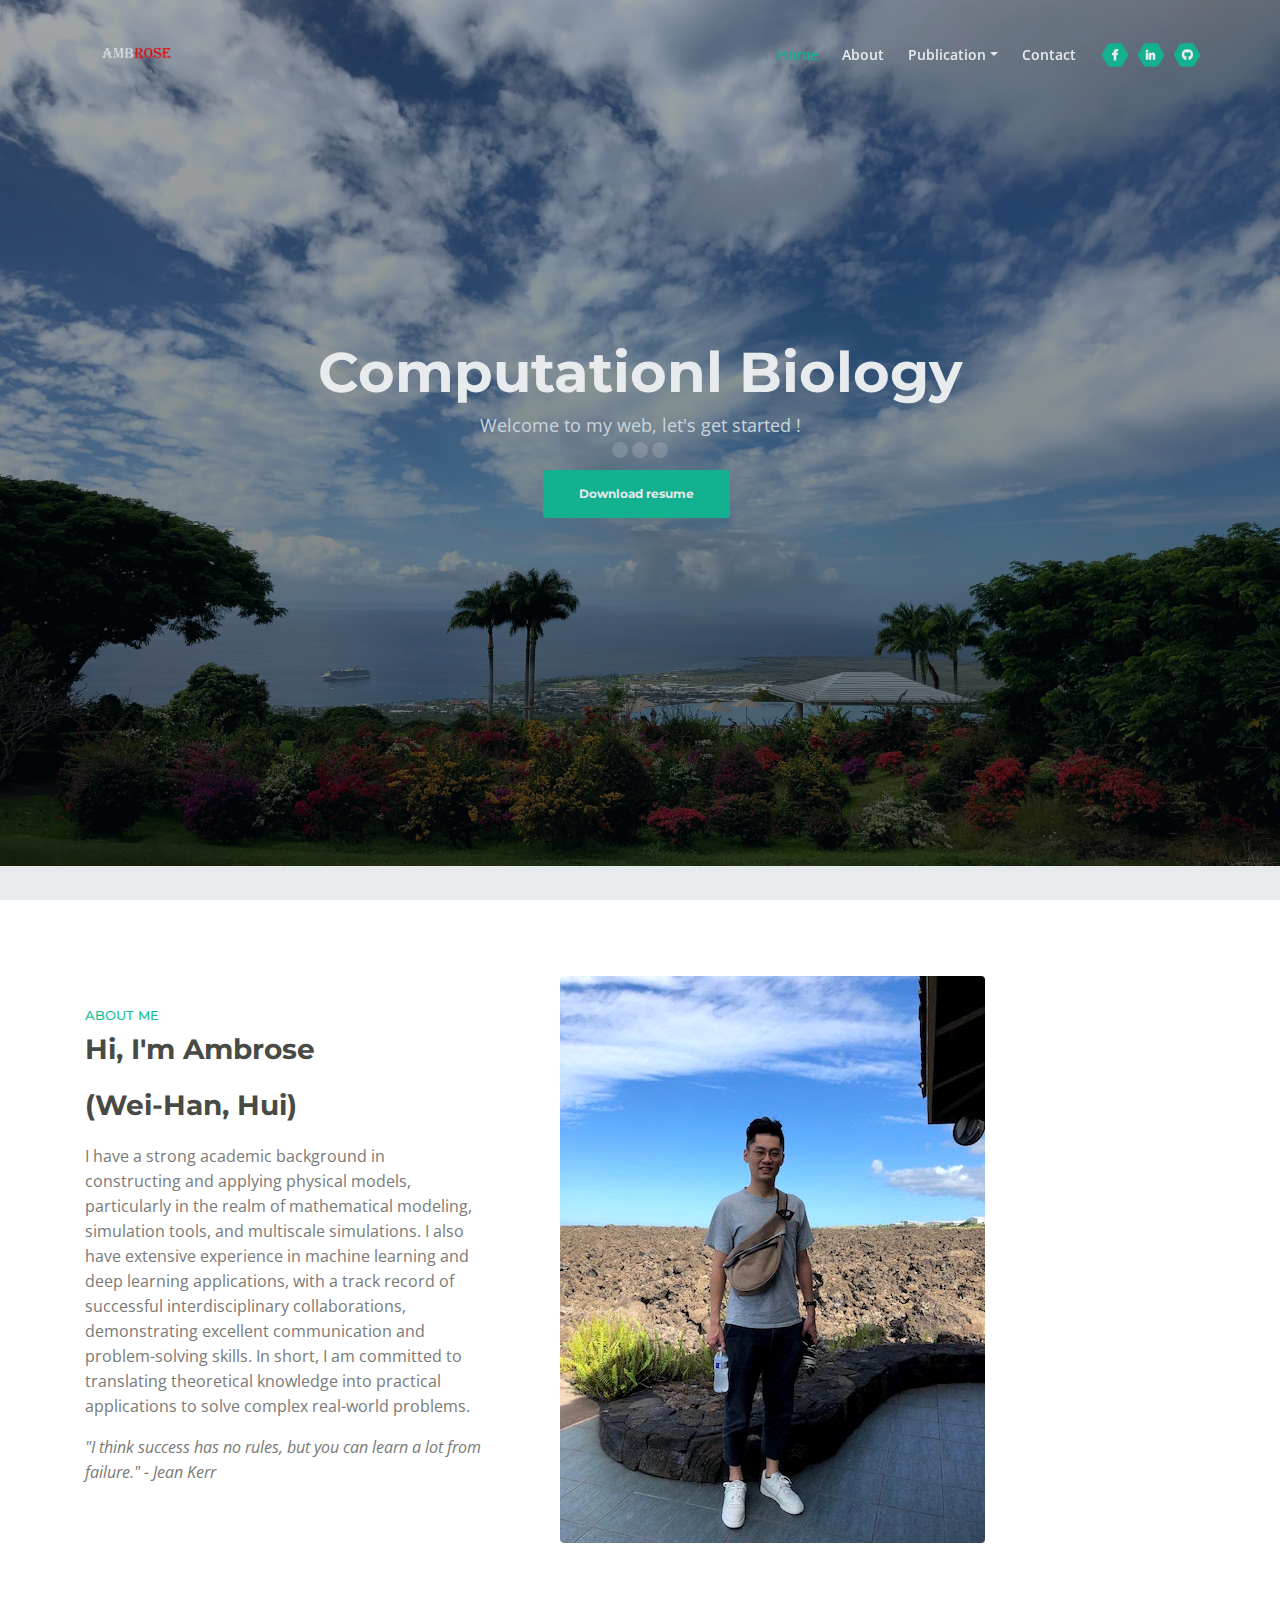
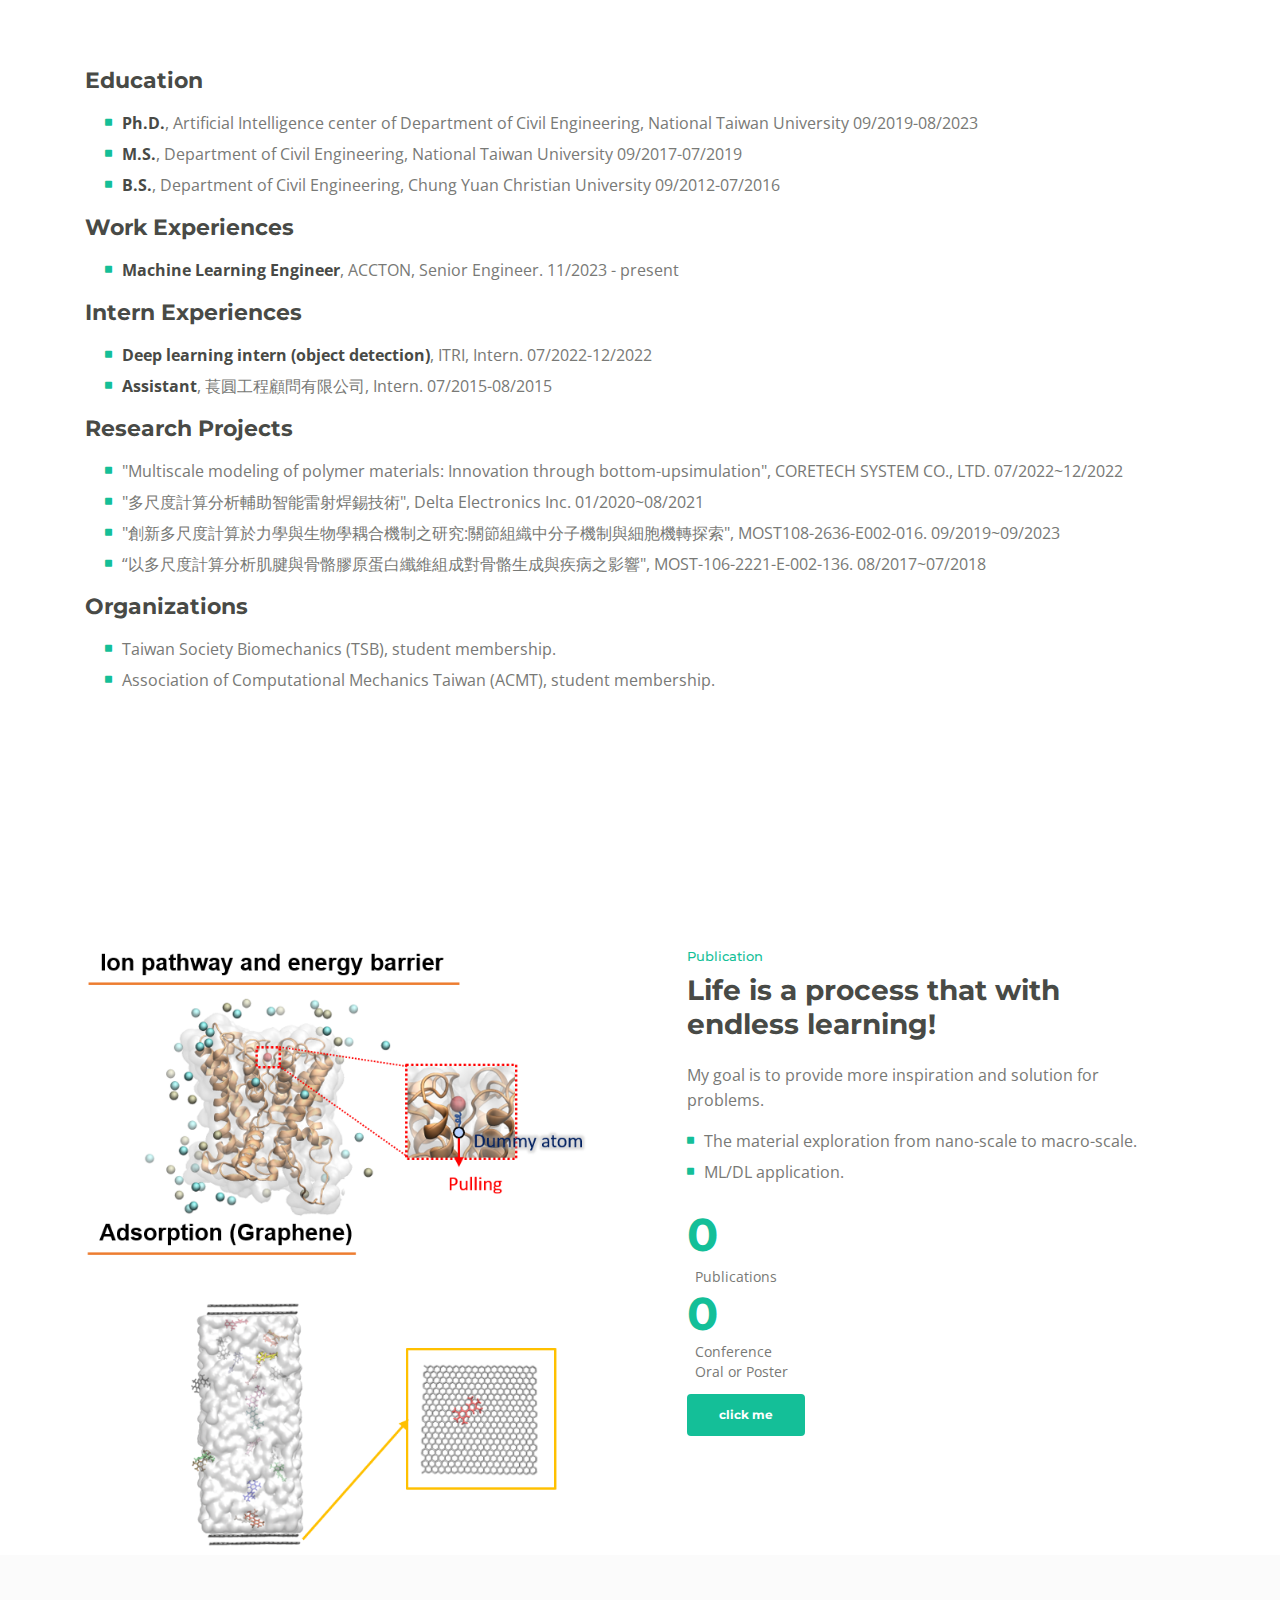
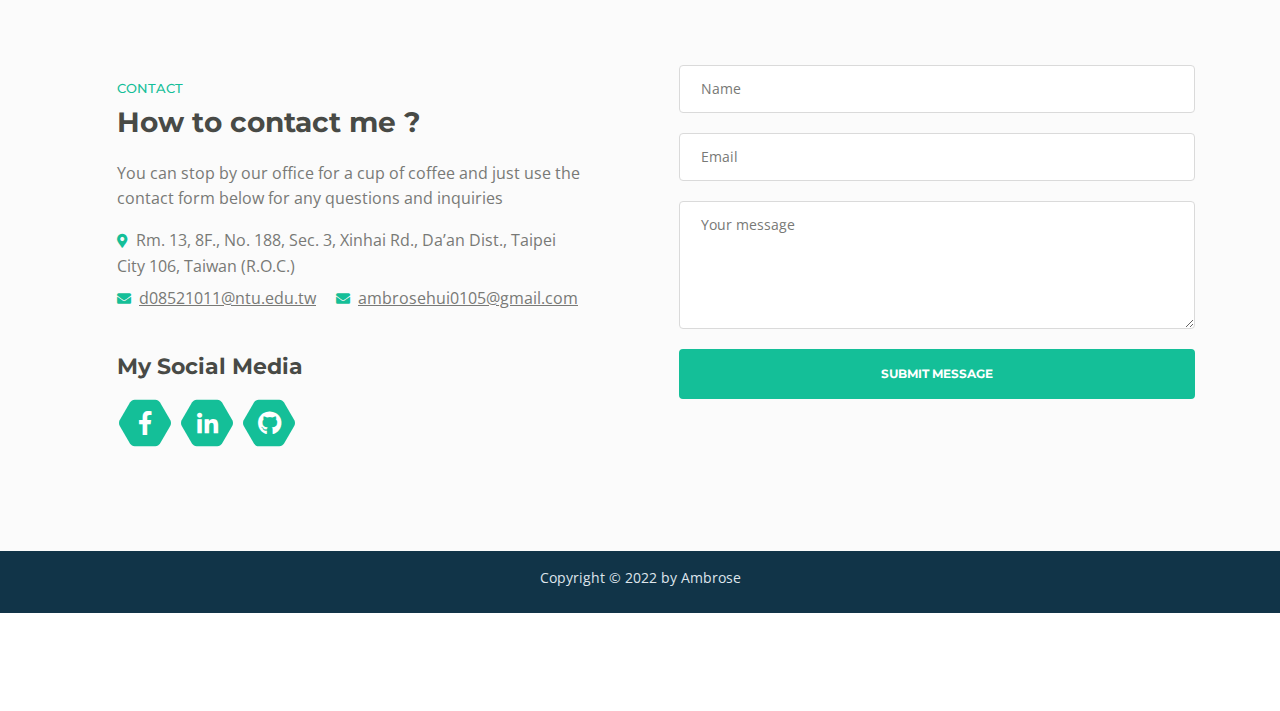
<file: index.html>
<!DOCTYPE html>
<html lang="en">
<head>
    <meta charset="utf-8">
    <meta name="viewport" content="width=device-width, initial-scale=1, shrink-to-fit=no">
    
    <!-- SEO Meta Tags -->
    <meta name="description" content="Hi, this is Ambrose (Wei-Han, Hui) website!">
    <meta name="author" content="Inovatik">

    <!-- OG Meta Tags to improve the way the post looks when you share the page on LinkedIn, Facebook, Google+ -->
	<meta property="og:site_name" content="" /> <!-- website name -->
	<meta property="og:site" content="" /> <!-- website link -->
	<meta property="og:title" content=""/> <!-- title shown in the actual shared post -->
	<meta property="og:description" content="" /> <!-- description shown in the actual shared post -->
	<meta property="og:image" content="" /> <!-- image link, make sure it's jpg -->
	<meta property="og:url" content="" /> <!-- where do you want your post to link to -->
	<meta property="og:type" content="article" />

    <!-- Website Title -->
    <title>Ambrose - Welcome to my world !</title>
    
    <!-- Styles -->
    <link href="https://fonts.googleapis.com/css?family=Montserrat:500,700&display=swap&subset=latin-ext" rel="stylesheet">
    <link href="https://fonts.googleapis.com/css?family=Open+Sans:400,400i,600&display=swap&subset=latin-ext" rel="stylesheet">
    <link href="css/bootstrap.css" rel="stylesheet">
    <link href="css/fontawesome-all.css" rel="stylesheet">
    <link href="css/swiper.css" rel="stylesheet">
	<link href="css/magnific-popup.css" rel="stylesheet">
	<link href="css/styles.css" rel="stylesheet">
	
	<!-- Favicon  -->
    <link rel="icon" href="images/rose.png">
</head>
<body data-spy="scroll" data-target=".fixed-top">
    
    <!-- Preloader -->
	<div class="spinner-wrapper">
        <div class="spinner">
            <div class="bounce1"></div>
            <div class="bounce2"></div>
            <div class="bounce3"></div>
        </div>
    </div>
    <!-- end of preloader -->
    

    <!-- Navbar -->
    <nav class="navbar navbar-expand-md navbar-dark navbar-custom fixed-top">
        <!-- Text Logo - Use this if you don't have a graphic logo -->
        <!-- <a class="navbar-brand logo-text page-scroll" href="index.html">Aria</a> -->

        <!-- Image Logo -->
        <a class="navbar-brand logo-image" href="index.html"><img src="images/amr.svg" alt="alternative"></a>
        
        <!-- Mobile Menu Toggle Button -->
        <button class="navbar-toggler" type="button" data-toggle="collapse" data-target="#navbarsExampleDefault" aria-controls="navbarsExampleDefault" aria-expanded="false" aria-label="Toggle navigation">
            <span class="navbar-toggler-awesome fas fa-bars"></span>
            <span class="navbar-toggler-awesome fas fa-times"></span>
        </button>
        <!-- end of mobile menu toggle button -->

        <div class="collapse navbar-collapse" id="navbarsExampleDefault">
            <ul class="navbar-nav ml-auto">
                <li class="nav-item">
                    <a class="nav-link page-scroll" href="#header">Home <span class="sr-only">(current)</span></a>
                </li>
                <li class="nav-item">
                    <a class="nav-link page-scroll" href="#intro">About</a>
                </li>

                <!--li class="nav-item">
                    <a class="nav-link page-scroll" href="#projects">TOURISM</a>
                </li-->

                <!-- Dropdown Menu -->          
                <li class="nav-item dropdown">
                    <a class="nav-link dropdown-toggle page-scroll" href="#about" id="navbarDropdown" role="button" aria-haspopup="true" aria-expanded="false">Publication</a>
                    <div class="dropdown-menu" aria-labelledby="navbarDropdown">
                        <a class="dropdown-item" href="terms-conditions.html"><span class="item-text">Publication and Conference</span></a>
                    </div>
                </li>
                <!-- end of dropdown menu -->
		

                <li class="nav-item">
                    <a class="nav-link page-scroll" href="#contact">Contact</a>
                </li>
            </ul>
            <span class="nav-item social-icons">
                <span class="fa-stack">
                    <a href="https://www.facebook.com/profile.php?id=100000679952741">
                        <span class="hexagon"></span>
                        <i class="fab fa-facebook-f fa-stack-1x"></i>
                    </a>
                </span>
                <span class="fa-stack">
                    <a href="https://tw.linkedin.com/in/weihanhui">
                        <span class="hexagon"></span>
                        <i class="fab fa-linkedin-in fa-stack-1x"></i>
                    </a>
                </span>
                <span class="fa-stack">
                    <a href="https://github.com/lp65082001">
                        <span class="hexagon"></span>
                        <i class="fab fa-github fa-stack-1x"></i>
                    </a>
                </span>
            </span>
        </div>
    </nav> <!-- end of navbar -->
    <!-- end of navbar -->


    <!-- Header -->
    <header id="header" class="header">
        <div class="header-content">
            <div class="container">
                <div class="row">
                    <div class="col-lg-12">
                        <div class="text-container">
                            <h1><span id="js-rotating">Computationl Biology, Physical Modeling, Deep Learning, System Architect</span></h1>
                            <p class="p-heading p-large">Welcome to my web, let's get started !</p>
                            <a class="btn-solid-lg page-scroll" href="./cv/curriculum_vitae_v3.pdf">Download resume </a>
                        </div>
                    </div> <!-- end of col -->
                </div> <!-- end of row -->
            </div> <!-- end of container -->
        </div> <!-- end of header-content -->
    </header> <!-- end of header -->
    <!-- end of header -->


    <!-- Intro -->
    <div id="intro" class="basic-1">
        <div class="container">
            <div class="row">
                <div class="col-lg-5">
                    <div class="text-container">
                        <div class="section-title">ABOUT ME</div>
                        <h2>Hi, I'm Ambrose</h2>
                        <h2>(Wei-Han, Hui)</h2>
                        <p>I have a strong academic background in constructing and applying physical models, particularly in the realm of mathematical modeling, simulation tools, and multiscale simulations. I also have extensive experience in machine learning and deep learning applications, with a track record of successful interdisciplinary collaborations, demonstrating excellent communication and problem-solving skills. In short, I am committed to translating theoretical knowledge into practical applications to solve complex real-world problems.</p>
                        <p class="testimonial-text">"I think success has no rules, but you can learn a lot from failure." - Jean Kerr</p>
                        <!--div class="testimonial-author">Louise Donovan - CEO</div-->
                    </div> <!-- end of text-container -->
                </div> <!-- end of col -->
                <div class="col-lg-7">
                    <div class="image-container">
                        <img class="img-fluid" src="images/me.jpeg" alt="alternative">
                    </div> <!-- end of image-container -->
                </div> <!-- end of col -->
            </div> <!-- end of row -->
        </div> <!-- end of container -->
    </div> <!-- end of basic-1 -->
    <!-- end of intro -->
		
    
    <!-- Terms Content -->
    <div class="ex-basic-2">
        <div class="container">
            <div class="row">
                <div class="col-lg-12">
                    <div class="text-container">
                        <h3>Education</h3>

                        <ul class="list-unstyled li-space-lg indent">
                            <li class="media">
                                <i class="fas fa-square"></i>
                                <div class="media-body"><strong>Ph.D.</strong>, Artificial Intelligence center of Department of Civil Engineering, National Taiwan University 09/2019-08/2023</div>
                            </li>
                            <li class="media">
                                <i class="fas fa-square"></i>
                                <div class="media-body"><strong>M.S.</strong>, Department of Civil Engineering, National Taiwan University 09/2017-07/2019</div>
                            </li>
                            <li class="media">
                                <i class="fas fa-square"></i>
                                <div class="media-body"><strong>B.S.</strong>, Department of Civil Engineering, Chung Yuan Christian University 09/2012-07/2016</div>
                            </li>
                        </ul>

                        <h3>Work Experiences</h3>
                        <ul class="list-unstyled li-space-lg indent">
                            <li class="media">
                                <i class="fas fa-square"></i>
                                <div class="media-body"><strong>Machine Learning Engineer</strong>, ACCTON, Senior Engineer. 11/2023 - present</div>
                            </li>
                        </ul>

                        <h3>Intern Experiences</h3>
                        <ul class="list-unstyled li-space-lg indent">
                            <li class="media">
                                <i class="fas fa-square"></i>
                                <div class="media-body"><strong>Deep learning intern (object detection)</strong>, ITRI, Intern. 07/2022-12/2022</div>
                            </li>
                            <li class="media">
                                <i class="fas fa-square"></i>
                                <div class="media-body"><strong>Assistant</strong>, 萇圓工程顧問有限公司, Intern. 07/2015-08/2015</div>
                            </li>
                        </ul>

                        <h3>Research Projects</h3>
                        <ul class="list-unstyled li-space-lg indent">
                            <li class="media">
                                <i class="fas fa-square"></i>
                                <div class="media-body">"Multiscale modeling of polymer materials: Innovation through bottom-upsimulation", CORETECH SYSTEM CO., LTD. 07/2022~12/2022</div>
                            </li>
                            <li class="media">
                                <i class="fas fa-square"></i>
                                <div class="media-body">"多尺度計算分析輔助智能雷射焊錫技術", Delta Electronics Inc. 01/2020~08/2021</div>
                            </li>
                            <li class="media">
                                <i class="fas fa-square"></i>
                                <div class="media-body">"創新多尺度計算於力學與生物學耦合機制之研究:關節組織中分子機制與細胞機轉探索", MOST108-2636-E002-016. 09/2019~09/2023</div>
                            </li>
                            <li class="media">
                                <i class="fas fa-square"></i>
                                <div class="media-body">“以多尺度計算分析肌腱與骨骼膠原蛋白纖維組成對骨骼生成與疾病之影響", MOST-106-2221-E-002-136. 08/2017~07/2018</div>
                            </li>

                        </ul>

                        <h3>Organizations</h3>
                        <ul class="list-unstyled li-space-lg indent">

                            <li class="media">
                                <i class="fas fa-square"></i>
                                <div class="media-body">Taiwan Society Biomechanics (TSB), student membership.</div>
                            </li>
                            <li class="media">
                                <i class="fas fa-square"></i>
                                <div class="media-body">Association of Computational Mechanics Taiwan (ACMT), student membership.</div>
                            </li>

                        </ul>


                    </div> <!-- end of text-container -->
        
                </div>
            </div> <!-- end of row -->
        </div> <!-- end of container -->
    </div> <!-- end of ex-basic -->
    <!-- end of terms content -->
    

	<!-- About -->
		<div id="about" class="counter">
			<div class="container">
				<div class="row">
					<div class="col-lg-5 col-xl-6">
						<div class="image-container">
							<img class="img-fluid" src="images/ktrab.png" alt="alternative">
						</div> <!-- end of image-container -->
					</div> <!-- end of col -->
					<div class="col-lg-7 col-xl-6">
						<div class="text-container">
							<div class="section-title">Publication</div>
							<h2>Life is a process that with endless learning! </h2>
							<p>My goal is to provide more inspiration and solution for problems.</p>
							<ul class="list-unstyled li-space-lg">
								<li class="media">
									<i class="fas fa-square"></i>
									<div class="media-body">The material exploration from nano-scale to macro-scale.</div>
								</li>
								<li class="media">
									<i class="fas fa-square"></i>
									<div class="media-body">ML/DL application.</div>
								</li>
							</ul>

							<!-- Counter -->
							<div id="counter">
								<div class="cell">
									<div class="counter-value number-count" data-count="4">0</div><br>
									<div class="counter-info">Publications
								</div>
								<div class="cell">
									<div class="counter-value number-count" data-count="11">0</div><br>
									<div class="counter-info">Conference<br>Oral or Poster</div>
								</div>

                                <div class="button-container">
                                    <a class="btn-solid-reg page-scroll" href="./terms-conditions.html">click me</a>
                                </div>

							</div>
							<!-- end of counter -->

						</div> <!-- end of text-container -->      
					</div> <!-- end of col -->
				</div> <!-- end of row -->
			</div> <!-- end of container -->
		</div> <!-- end of counter -->
		<!-- end of about -->
    


    <!-- Contact -->
    <div id="contact" class="form-2">
        <div class="container">
            <div class="row">
                <div class="col-lg-6">
                    <div class="text-container">
                        <div class="section-title">CONTACT</div>
                        <h2>How to contact me ?</h2>
                        <p>You can stop by our office for a cup of coffee and just use the contact form below for any questions and inquiries</p>
                        <ul class="list-unstyled li-space-lg">
                            <li class="address"><i class="fas fa-map-marker-alt"></i>Rm. 13, 8F., No. 188, Sec. 3, Xinhai Rd., Da’an Dist., Taipei City 106, Taiwan (R.O.C.)</li>
                            <li><i class="fas fa-envelope"></i><a href="mailto:d08521011@ntu.edu.tw">d08521011@ntu.edu.tw</a></li>
                            <li><i class="fas fa-envelope"></i><a href="mailto:ambrosehui0105@gmail.com">ambrosehui0105@gmail.com</a></li>
                        </ul>
                        <h3>My Social Media</h3>

                        <span class="fa-stack">
                            <a href="https://www.facebook.com/profile.php?id=100000679952741">
                                <span class="hexagon"></span>
                                <i class="fab fa-facebook-f fa-stack-1x"></i>
                            </a>
                        </span>
                        <span class="fa-stack">
                            <a href="https://tw.linkedin.com/in/weihanhui">
                                <span class="hexagon"></span>
                                <i class="fab fa-linkedin-in fa-stack-1x"></i>
                            </a>
                        </span>
                        <span class="fa-stack">
                            <a href="https://github.com/lp65082001">
                                <span class="hexagon"></span>
                                <i class="fab fa-github fa-stack-1x"></i>
                            </a>
                        </span>
                        <!---
                        <span class="fa-stack">
                            <a href="#your-link">
                                <span class="hexagon"></span>
                                <i class="fab fa-instagram fa-stack-1x"></i>
                            </a>
                        </span>
                        <span class="fa-stack">
                            <a href="#your-link">
                                <span class="hexagon"></span>
                                <i class="fab fa-twitter fa-stack-1x"></i>
                            </a>
                        </span>
                        -->
                    </div> <!-- end of text-container -->
                </div> <!-- end of col -->
                <div class="col-lg-6">
                    
                    <!-- Contact Form -->
                    <form id="contactForm" data-toggle="validator" data-focus="false">
                        <div class="form-group">
                            <input type="text" class="form-control-input" id="cname" required>
                            <label class="label-control" for="cname">Name</label>
                            <div class="help-block with-errors"></div>
                        </div>
                        <div class="form-group">
                            <input type="email" class="form-control-input" id="cemail" required>
                            <label class="label-control" for="cemail">Email</label>
                            <div class="help-block with-errors"></div>
                        </div>
                        <div class="form-group">
                            <textarea class="form-control-textarea" id="cmessage" required></textarea>
                            <label class="label-control" for="cmessage">Your message</label>
                            <div class="help-block with-errors"></div>
                        </div>
                        <div class="form-group">
                            <button type="submit" class="form-control-submit-button">SUBMIT MESSAGE</button>
                        </div>
                        <div class="form-message">
                            <div id="cmsgSubmit" class="h3 text-center hidden"></div>
                        </div>
                    </form>
                    <!-- end of contact form -->

                </div> <!-- end of col -->
            </div> <!-- end of row -->
        </div> <!-- end of container -->
    </div> <!-- end of form-2 -->
    <!-- end of contact -->


    <!-- Copyright -->
    <div class="copyright">
        <div class="container">
            <div class="row">
                <div class="col-lg-12">
                    <p class="p-small">Copyright © 2022 by Ambrose</p>
                </div> <!-- end of col -->
            </div> <!-- enf of row -->
        </div> <!-- end of container -->
    </div> <!-- end of copyright --> 
    <!-- end of copyright -->
    
    	
    <!-- Scripts -->
    <script src="js/jquery.min.js"></script> <!-- jQuery for Bootstrap's JavaScript plugins -->
    <script src="js/popper.min.js"></script> <!-- Popper tooltip library for Bootstrap -->
    <script src="js/bootstrap.min.js"></script> <!-- Bootstrap framework -->
    <script src="js/jquery.easing.min.js"></script> <!-- jQuery Easing for smooth scrolling between anchors -->
    <script src="js/swiper.min.js"></script> <!-- Swiper for image and text sliders -->
    <script src="js/jquery.magnific-popup.js"></script> <!-- Magnific Popup for lightboxes -->
    <script src="js/morphext.min.js"></script> <!-- Morphtext rotating text in the header -->
    <script src="js/isotope.pkgd.min.js"></script> <!-- Isotope for filter -->
    <script src="js/validator.min.js"></script> <!-- Validator.js - Bootstrap plugin that validates forms -->
    <script src="js/scripts.js"></script> <!-- Custom scripts -->
</body>
</html>
</file>
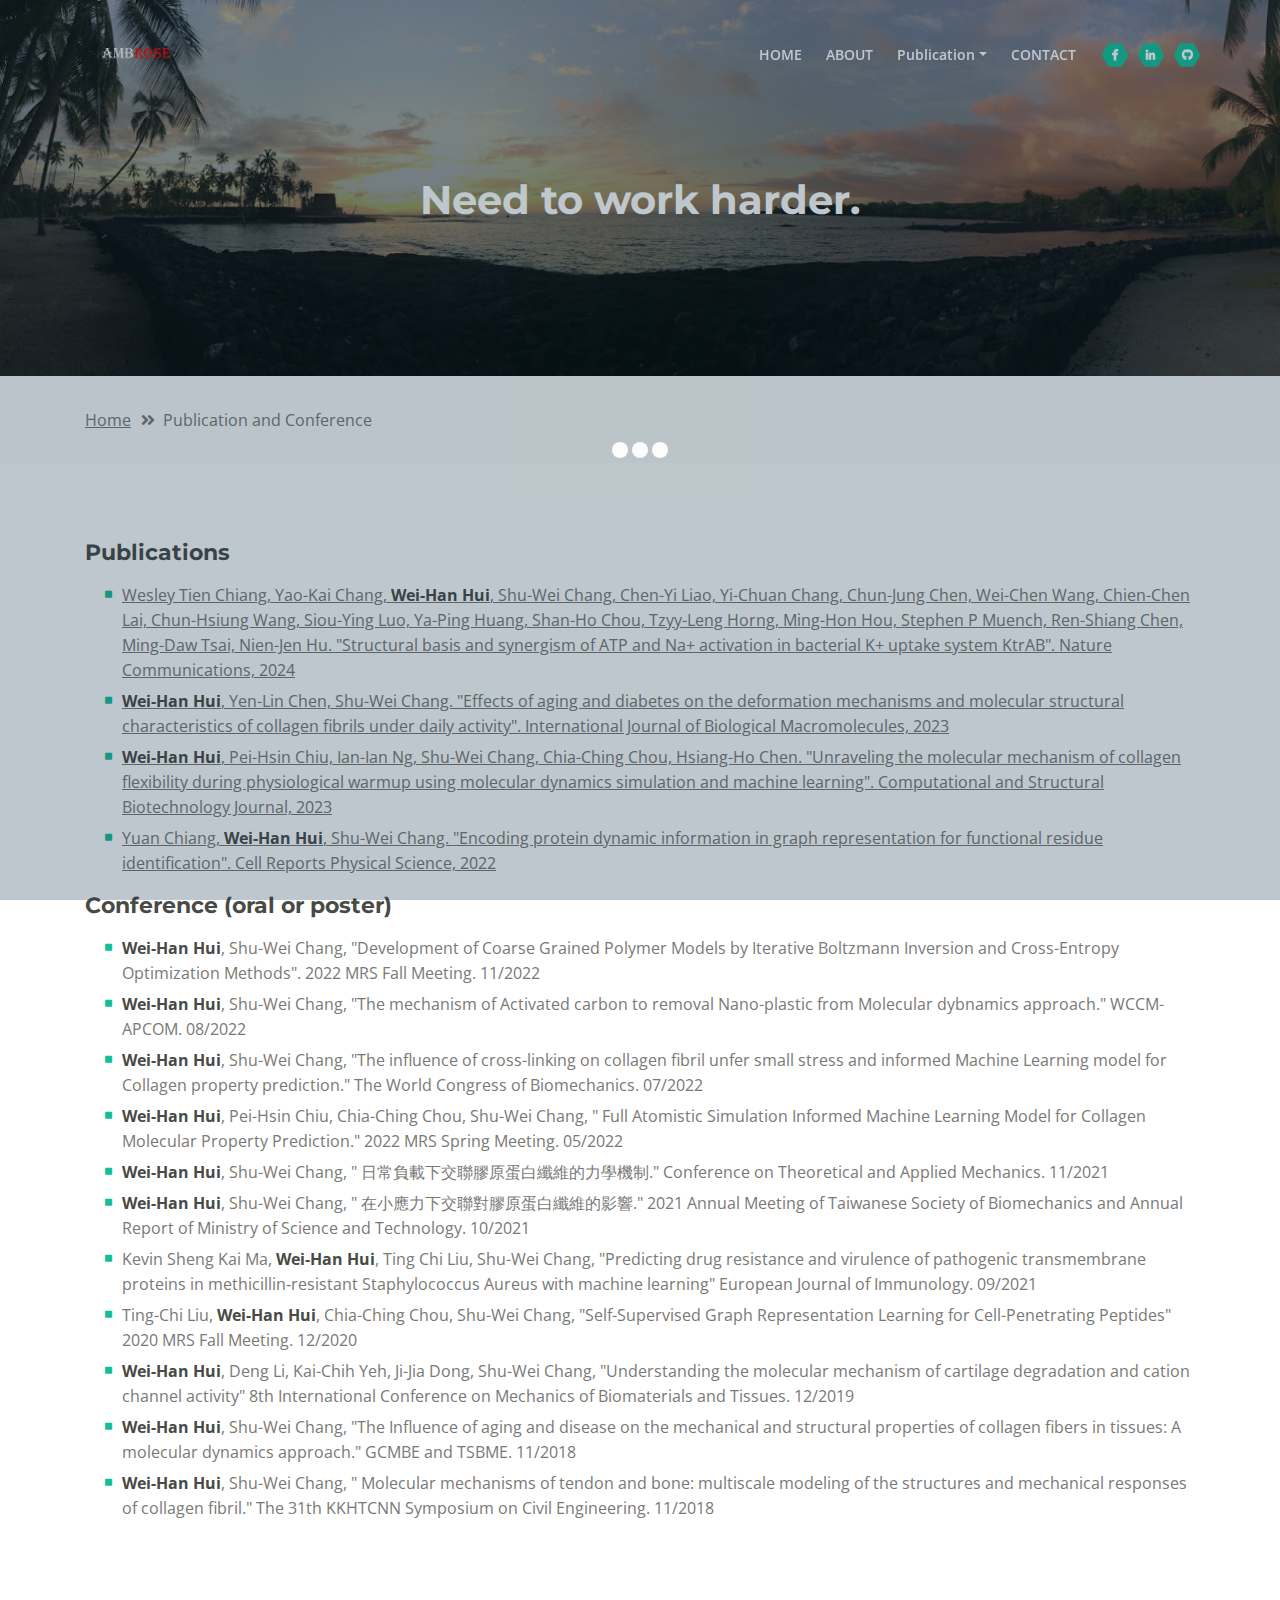
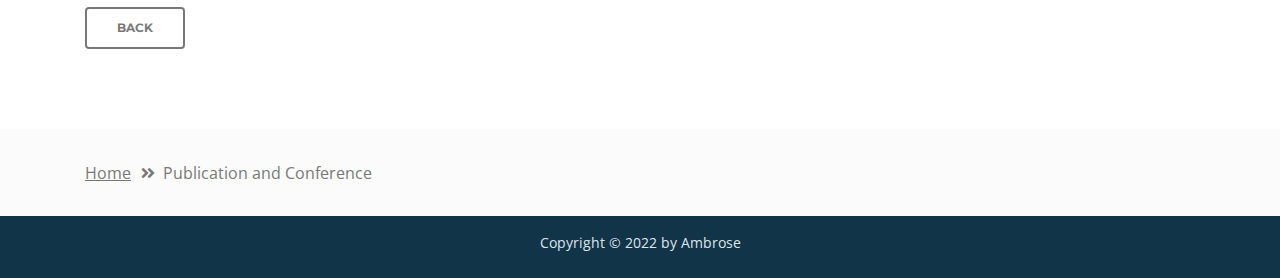
<file: terms-conditions.html>
<!DOCTYPE html>
<html lang="en">
<head>
    <meta charset="utf-8">
    <meta name="viewport" content="width=device-width, initial-scale=1, shrink-to-fit=no">
    
    <!-- SEO Meta Tags -->
    <meta name="description" content="Aria is a business focused HTML landing page template built with Bootstrap to help you create lead generation websites for companies and their services.">
    <meta name="author" content="Inovatik">

    <!-- OG Meta Tags to improve the way the post looks when you share the page on LinkedIn, Facebook, Google+ -->
	<meta property="og:site_name" content="" /> <!-- website name -->
	<meta property="og:site" content="" /> <!-- website link -->
	<meta property="og:title" content=""/> <!-- title shown in the actual shared post -->
	<meta property="og:description" content="" /> <!-- description shown in the actual shared post -->
	<meta property="og:image" content="" /> <!-- image link, make sure it's jpg -->
	<meta property="og:url" content="" /> <!-- where do you want your post to link to -->
	<meta property="og:type" content="article" />

    <!-- Website Title -->
    <title>Ambrose - Publication and Conference</title>
    
    <!-- Styles -->
    <link href="https://fonts.googleapis.com/css?family=Montserrat:500,700&display=swap&subset=latin-ext" rel="stylesheet">
    <link href="https://fonts.googleapis.com/css?family=Open+Sans:400,400i,600&display=swap&subset=latin-ext" rel="stylesheet">
    <link href="css/bootstrap.css" rel="stylesheet">
    <link href="css/fontawesome-all.css" rel="stylesheet">
    <link href="css/swiper.css" rel="stylesheet">
	<link href="css/magnific-popup.css" rel="stylesheet">
    <link href="css/styles.css" rel="stylesheet">
	
	<!-- Favicon  -->
    <link rel="icon" href="images/rose.png">
</head>
<body data-spy="scroll" data-target=".fixed-top">
    
    <!-- Preloader -->
	<div class="spinner-wrapper">
        <div class="spinner">
            <div class="bounce1"></div>
            <div class="bounce2"></div>
            <div class="bounce3"></div>
        </div>
    </div>
    <!-- end of preloader -->
    

    <!-- Navbar -->
    <nav class="navbar navbar-expand-md navbar-dark navbar-custom fixed-top">
        <!-- Text Logo - Use this if you don't have a graphic logo -->
        <!-- <a class="navbar-brand logo-text page-scroll" href="index.html">Aria</a> -->

        <!-- Image Logo -->
        <a class="navbar-brand logo-image" href="index.html"><img src="images/amr.svg" alt="alternative"></a>
        
        <!-- Mobile Menu Toggle Button -->
        <button class="navbar-toggler" type="button" data-toggle="collapse" data-target="#navbarsExampleDefault" aria-controls="navbarsExampleDefault" aria-expanded="false" aria-label="Toggle navigation">
            <span class="navbar-toggler-awesome fas fa-bars"></span>
            <span class="navbar-toggler-awesome fas fa-times"></span>
        </button>
        <!-- end of mobile menu toggle button -->

        <div class="collapse navbar-collapse" id="navbarsExampleDefault">
            <ul class="navbar-nav ml-auto">
                <li class="nav-item">
                    <a class="nav-link page-scroll" href="index.html#header">HOME <span class="sr-only">(current)</span></a>
                </li>
                <li class="nav-item">
                    <a class="nav-link page-scroll" href="index.html#intro">ABOUT</a>
                </li>

        
                <li class="nav-item dropdown">
                    <a class="nav-link dropdown-toggle page-scroll" href="index.html#about" id="navbarDropdown" role="button" aria-haspopup="true" aria-expanded="false">Publication</a>
                    <div class="dropdown-menu" aria-labelledby="navbarDropdown">
                        <a class="dropdown-item" href="terms-conditions.html"><span class="item-text">Publication and Conference</span></a>
                    </div>
                </li>
                <!-- end of dropdown menu -->
				


                <li class="nav-item">
                    <a class="nav-link page-scroll" href="index.html#contact">CONTACT</a>
                </li>
            </ul>
            <span class="nav-item social-icons">
                <span class="fa-stack">
                    <a href="https://www.facebook.com/profile.php?id=100000679952741">
                        <span class="hexagon"></span>
                        <i class="fab fa-facebook-f fa-stack-1x"></i>
                    </a>
                </span>
                <span class="fa-stack">
                    <a href="https://tw.linkedin.com/in/weihanhui">
                        <span class="hexagon"></span>
                        <i class="fab fa-linkedin-in fa-stack-1x"></i>
                    </a>
                </span>
                <span class="fa-stack">
                    <a href="https://github.com/lp65082001">
                        <span class="hexagon"></span>
                        <i class="fab fa-github fa-stack-1x"></i>
                    </a>
                </span>
            </span>
        </div>
    </nav> <!-- end of navbar -->
    <!-- end of navbar -->


    <!-- Header -->
    <header id="header" class="ex-header">
        <div class="container">
            <div class="row">
                <div class="col-lg-12">
                    <h1>Need to work harder.</h1>
                </div> <!-- end of col -->
            </div> <!-- end of row -->
        </div> <!-- end of container -->
    </header> <!-- end of ex-header -->
    <!-- end of header -->


    <!-- Breadcrumbs -->
    <div class="ex-basic-1">
        <div class="container">
            <div class="row">
                <div class="col-lg-12">
                    <div class="breadcrumbs">
                        <a href="index.html">Home</a><i class="fa fa-angle-double-right"></i><span>Publication and Conference</span>
                    </div> <!-- end of breadcrumbs -->
                </div> <!-- end of col -->
            </div> <!-- end of row -->
        </div> <!-- end of container -->
    </div> <!-- end of ex-basic-1 -->
    <!-- end of breadcrumbs -->


    <!-- Terms Content -->
    <div class="ex-basic-2">
        <div class="container">
            <div class="row">
                <div class="col-lg-12">
                    <div class="text-container">
                        <h3>Publications</h3>

                        <ul class="list-unstyled li-space-lg indent">
                            <li class="media">
                                <i class="fas fa-square"></i>
                                <a href="https://www.nature.com/articles/s41467-024-48057-y">
                                <div class="media-body">Wesley Tien Chiang, Yao-Kai Chang, <strong>Wei-Han Hui</strong>, Shu-Wei Chang, Chen-Yi Liao, Yi-Chuan Chang, Chun-Jung Chen, Wei-Chen Wang, Chien-Chen Lai, Chun-Hsiung Wang, Siou-Ying Luo, Ya-Ping Huang, Shan-Ho Chou, Tzyy-Leng Horng, Ming-Hon Hou, Stephen P Muench, Ren-Shiang Chen, Ming-Daw Tsai, Nien-Jen Hu. "Structural basis and synergism of ATP and Na+ activation in bacterial K+ uptake system KtrAB". Nature Communications, 2024</div>
                                </a>
                            </li>
                            <li class="media">
                                <i class="fas fa-square"></i>
                                <a href="https://www.sciencedirect.com/science/article/abs/pii/S0141813023045014">
                                <div class="media-body"><strong>Wei-Han Hui</strong>, Yen-Lin Chen, Shu-Wei Chang. "Effects of aging and diabetes on the deformation mechanisms and molecular structural characteristics of collagen fibrils under daily activity". International Journal of Biological Macromolecules, 2023</div>
                                </a>
                            </li>
                            <li class="media">
                                <i class="fas fa-square"></i>
                                <a href="https://www.sciencedirect.com/science/article/pii/S2001037023000636">
                                <div class="media-body"><strong>Wei-Han Hui</strong>, Pei-Hsin Chiu, Ian-Ian Ng, Shu-Wei Chang, Chia-Ching Chou, Hsiang-Ho Chen. "Unraveling the molecular mechanism of collagen flexibility during physiological warmup using molecular dynamics simulation and machine learning". Computational and Structural Biotechnology Journal, 2023</div>
                                </a>
                            </li>
                            <li class="media">
                                <i class="fas fa-square"></i>
                                <a href="https://www.sciencedirect.com/science/article/pii/S2666386422002612">
                                <div class="media-body">Yuan Chiang, <strong>Wei-Han Hui</strong>, Shu-Wei Chang. "Encoding protein dynamic information in graph representation for functional residue identification". Cell Reports Physical Science, 2022</div>
                                </a>
                            </li>
                        </ul>

                        <h3>Conference (oral or poster)</h3>

                        <ul class="list-unstyled li-space-lg indent">

                            <li class="media">
                                <i class="fas fa-square"></i>
                                <div class="media-body"><strong>Wei-Han Hui</strong>, Shu-Wei Chang, "Development of Coarse Grained Polymer Models by Iterative Boltzmann Inversion and Cross-Entropy Optimization Methods".
                                    2022 MRS Fall Meeting. 11/2022</div>
                            </li>
                            <li class="media">
                                <i class="fas fa-square"></i>
                                <div class="media-body"><strong>Wei-Han Hui</strong>, Shu-Wei Chang, "The mechanism of Activated carbon to removal Nano-plastic from Molecular dybnamics approach."
                                    WCCM-APCOM. 08/2022</div>
                            </li>
                            <li class="media">
                                <i class="fas fa-square"></i>
                                <div class="media-body"><strong>Wei-Han Hui</strong>, Shu-Wei Chang, "The influence of cross-linking on collagen fibril unfer small stress and informed Machine Learning model for Collagen property prediction."
                                    The World Congress of Biomechanics. 07/2022</div>
                            </li>
                            <li class="media">
                                <i class="fas fa-square"></i>
                                <div class="media-body"><strong>Wei-Han Hui</strong>, Pei-Hsin Chiu, Chia-Ching Chou, Shu-Wei Chang, "  Full Atomistic Simulation Informed Machine Learning Model for Collagen Molecular Property Prediction."
                                    2022 MRS Spring Meeting. 05/2022</div>
                            </li>
                            <li class="media">
                                <i class="fas fa-square"></i>
                                <div class="media-body"><strong>Wei-Han Hui</strong>, Shu-Wei Chang, " 日常負載下交聯膠原蛋白纖維的力學機制."
                                    Conference on Theoretical and Applied Mechanics. 11/2021</div>
                            </li>
                            <li class="media">
                                <i class="fas fa-square"></i>
                                <div class="media-body"><strong>Wei-Han Hui</strong>, Shu-Wei Chang, " 在小應力下交聯對膠原蛋白纖維的影響."
                                    2021 Annual Meeting of Taiwanese Society of Biomechanics and Annual Report of Ministry of Science and Technology. 10/2021</div>
                            </li>
                            <li class="media">
                                <i class="fas fa-square"></i>
                                <div class="media-body">Kevin Sheng Kai Ma, <strong>Wei-Han Hui</strong>, Ting Chi Liu, Shu-Wei Chang, "Predicting drug resistance and virulence of pathogenic transmembrane proteins in methicillin‐resistant Staphylococcus Aureus with machine learning"
                                    European Journal of Immunology. 09/2021</div>
                            </li>
                            <li class="media">
                                <i class="fas fa-square"></i>
                                <div class="media-body">Ting-Chi Liu, <strong>Wei-Han Hui</strong>, Chia-Ching Chou, Shu-Wei Chang, "Self-Supervised Graph Representation Learning for Cell-Penetrating Peptides"
                                   2020 MRS Fall Meeting. 12/2020</div>
                            </li>
                            <li class="media">
                                <i class="fas fa-square"></i>
                                <div class="media-body"><strong>Wei-Han Hui</strong>, Deng Li, Kai-Chih Yeh, Ji-Jia Dong, Shu-Wei Chang, "Understanding the molecular mechanism of cartilage degradation and cation channel activity"
                                    8th International Conference on Mechanics of Biomaterials and Tissues. 12/2019</div>
                            </li>
                            <li class="media">
                                <i class="fas fa-square"></i>
                                <div class="media-body"><strong>Wei-Han Hui</strong>, Shu-Wei Chang, "The Influence of aging and disease on the
                                    mechanical and structural properties of collagen fibers in tissues: A molecular dynamics approach."
                                    GCMBE and TSBME. 11/2018</div>
                            </li>
                            <li class="media">
                                <i class="fas fa-square"></i>
                                <div class="media-body"><strong>Wei-Han Hui</strong>, Shu-Wei Chang, " Molecular mechanisms of tendon and bone: multiscale modeling of the structures and mechanical responses of collagen fibril."
                                    The 31th KKHTCNN Symposium on Civil Engineering. 11/2018</div>
                            </li>
                        </ul>


                    </div> <!-- end of text-container -->
                    
                    <a class="btn-outline-reg" href="index.html">BACK</a>
                </div>
            </div> <!-- end of row -->
        </div> <!-- end of container -->
    </div> <!-- end of ex-basic -->
    <!-- end of terms content -->

    
    <!-- Breadcrumbs -->
    <div class="ex-basic-1">
        <div class="container">
            <div class="row">
                <div class="col-lg-12">
                    <div class="breadcrumbs">
                        <a href="index.html">Home</a><i class="fa fa-angle-double-right"></i><span>Publication and Conference</span>
                    </div> <!-- end of breadcrumbs -->
                </div> <!-- end of col -->
            </div> <!-- end of row -->
        </div> <!-- end of container -->
    </div> <!-- end of ex-basic-1 -->
    <!-- end of breadcrumbs -->


    <!-- Copyright -->
    <div class="copyright">
        <div class="container">
            <div class="row">
                <div class="col-lg-12">
                    <p class="p-small">Copyright © 2022 by Ambrose</p>
                </div> <!-- end of col -->
            </div> <!-- enf of row -->
        </div> <!-- end of container -->
    </div> <!-- end of copyright --> 
    <!-- end of copyright -->

	
    <!-- Scripts -->
    <script src="js/jquery.min.js"></script> <!-- jQuery for Bootstrap's JavaScript plugins -->
    <script src="js/popper.min.js"></script> <!-- Popper tooltip library for Bootstrap -->
    <script src="js/bootstrap.min.js"></script> <!-- Bootstrap framework -->
    <script src="js/jquery.easing.min.js"></script> <!-- jQuery Easing for smooth scrolling between anchors -->
    <script src="js/swiper.min.js"></script> <!-- Swiper for image and text sliders -->
    <script src="js/jquery.magnific-popup.js"></script> <!-- Magnific Popup for lightboxes -->
    <script src="js/morphext.min.js"></script> <!-- Morphtext rotating text in the header -->
    <script src="js/isotope.pkgd.min.js"></script> <!-- Isotope for filter -->
    <script src="js/validator.min.js"></script> <!-- Validator.js - Bootstrap plugin that validates forms -->
    <script src="js/scripts.js"></script> <!-- Custom scripts -->
</body>
</html>
</file>
<file: css/styles.css>
/* Template: Aria - Business HTML Landing Page Template
   Author: Inovatik
   Created: Jul 2019
   Description: Master CSS file
*/

/*****************************************
Table Of Contents:

01. General Styles
02. Preloader
03. Navigation
04. Header
05. Intro
06. Description
07. Services
08. Details 1
09. Details 2
10. Testimonials
11. Call Me
12. Projects
13. Project Lightboxes
14. Team
15. About
16. Contact
17. Footer
18. Copyright
19. Back To Top Button
20. Extra Pages
21. Media Queries
******************************************/

/*****************************************
Colors:

- Backgrounds - light gray #fbfbfb
- Background - dark blue #153e52
- Backgrounds navbar, footer - dark gray #113448
- Buttons, bullets, icons - green #14bf98
- Headings text - black #484a46
- Body text - gray #787976
- Body text - light gray #dfe5ec
******************************************/


/******************************/
/*     01. General Styles     */
/******************************/
body,
html {
    width: 100%;
	height: 100%;
}

body, p {
	color: #787976; 
	font: 400 1rem/1.5625rem "Open Sans", sans-serif;
}

.p-large {
	font: 400 1.125rem/1.625rem "Open Sans", sans-serif;
}

.p-small {
	font: 400 0.875rem/1.375rem "Open Sans", sans-serif;
}

.p-heading {
	margin-bottom: 3.5rem;
	text-align: center;
}

.li-space-lg li {
	margin-bottom: 0.375rem;
}

.indent {
	padding-left: 1.25rem;
}

h1 {
	color: #484a46;
	font: 700 2.5rem/3rem "Montserrat", sans-serif;
}

h2 {
	color: #484a46;
	font: 700 1.75rem/2.125rem "Montserrat", sans-serif;
}

h3 {
	color: #484a46;
	font: 700 1.375rem/1.75rem "Montserrat", sans-serif;
}

h4 {
	color: #484a46;
	font: 700 1.25rem/1.625rem "Montserrat", sans-serif;
}

h5 {
	color: #484a46;
	font: 700 1.125rem/1.5rem "Montserrat", sans-serif;
}

h6 {
	color: #484a46;
	font: 700 1rem/1.375rem "Montserrat", sans-serif;
}

a {
	color: #787976;
	text-decoration: underline;
}

a:hover {
	color: #787976;
	text-decoration: underline;
}

a.green {
	color: #14bf98;
}

a.white,
.white {
	color: #dfe5ec;
}

.testimonial-text {
	font-style: italic;
}

.testimonial-author {
	font: 700 1rem/1.375rem "Montserrat", sans-serif;
}

strong {
	color: #484a46;
}

.section-title {
	color: #14bf98;
	font: 500 0.8125rem/1.125rem "Montserrat", sans-serif;
}

.btn-solid-reg {
	display: inline-block;
	padding: 1.1875rem 1.875rem 1.1875rem 1.875rem;
	border: 0.125rem solid #14bf98;
	border-radius: 0.25rem;
	background-color: #14bf98;
	color: #fff;
	font: 700 0.75rem/0 "Montserrat", sans-serif;
	text-decoration: none;
	transition: all 0.2s;
}

.btn-solid-reg:hover {
	background-color: transparent;
	color: #14bf98;
	text-decoration: none;
}

.btn-solid-lg {
	display: inline-block;
	padding: 1.375rem 2.125rem 1.375rem 2.125rem;
	border: 0.125rem solid #14bf98;
	border-radius: 0.25rem;
	background-color: #14bf98;
	color: #fff;
	font: 700 0.75rem/0 "Montserrat", sans-serif;
	text-decoration: none;
	transition: all 0.2s;
}

.btn-solid-lg:hover {
	background-color: transparent;
	color: #14bf98;
	text-decoration: none;
}

.btn-outline-reg {
	display: inline-block;
	padding: 1.1875rem 1.875rem 1.1875rem 1.875rem;
	border: 0.125rem solid #787976;
	border-radius: 0.25rem;
	background-color: transparent;
	color: #787976;
	font: 700 0.75rem/0 "Montserrat", sans-serif;
	text-decoration: none;
	transition: all 0.2s;
}

.btn-outline-reg:hover {
	background-color: #787976;
	color: #fff;
	text-decoration: none;
}

.btn-outline-lg {
	display: inline-block;
	padding: 1.375rem 2.125rem 1.375rem 2.125rem;
	border: 0.125rem solid #787976;
	border-radius: 0.25rem;
	background-color: transparent;
	color: #787976;
	font: 700 0.75rem/0 "Montserrat", sans-serif;
	text-decoration: none;
	transition: all 0.2s;
}

.btn-outline-lg:hover {
	background-color: #787976;
	color: #fff;
	text-decoration: none;
}

.btn-outline-sm {
	display: inline-block;
	padding: 1rem 1.625rem 0.9375rem 1.625rem;
	border: 0.125rem solid #787976;
	border-radius: 0.25rem;
	background-color: transparent;
	color: #787976;
	font: 700 0.75rem/0 "Montserrat", sans-serif;
	text-decoration: none;
	transition: all 0.2s;
}

.btn-outline-sm:hover {
	background-color: #787976;
	color: #fff;
	text-decoration: none;
}

.form-group {
	position: relative;
	margin-bottom: 1.25rem;
}

.form-group.has-error.has-danger {
	margin-bottom: 0.625rem;
}

.form-group.has-error.has-danger .help-block.with-errors ul {
	margin-top: 0.375rem;
}

.label-control {
	position: absolute;
	top: 0.8125rem;
	left: 1.375rem;
	color: #787976;
	opacity: 1;
	font: 400 0.875rem/1.375rem "Open Sans", sans-serif;
	cursor: text;
	transition: all 0.2s ease;
}

/* IE10+ hack to solve lower label text position compared to the rest of the browsers */
@media screen and (-ms-high-contrast: active), screen and (-ms-high-contrast: none) {  
	.label-control {
		top: 0.9375rem;
	}
}

.form-control-input:focus + .label-control,
.form-control-input.notEmpty + .label-control,
.form-control-textarea:focus + .label-control,
.form-control-textarea.notEmpty + .label-control {
	top: 0.125rem;
	opacity: 1;
	font-size: 0.75rem;
	font-weight: 500;
}

.form-control-input,
.form-control-select {
	display: block; /* needed for proper display of the label in Firefox, IE, Edge */
	width: 100%;
	padding-top: 1.25rem;
	padding-bottom: 0.25rem;
	padding-left: 1.3125rem;
	border: 1px solid #dadada;
	border-radius: 0.25rem;
	background-color: #fff;
	color: #787976;
	font: 400 0.875rem/1.375rem "Open Sans", sans-serif;
	transition: all 0.2s;
	-webkit-appearance: none; /* removes inner shadow on form inputs on ios safari */
}

.form-control-select {
	padding-top: 0.5rem;
	padding-bottom: 0.5rem;
	height: 3rem;
}

/* IE10+ hack to solve lower label text position compared to the rest of the browsers */
@media screen and (-ms-high-contrast: active), screen and (-ms-high-contrast: none) {  
	.form-control-input {
		padding-top: 1.25rem;
		padding-bottom: 0.75rem;
		line-height: 1.75rem;
	}

	.form-control-select {
		padding-top: 0.875rem;
		padding-bottom: 0.75rem;
		height: 3.125rem;
		line-height: 2.125rem;
	}
}

select {
    /* you should keep these first rules in place to maintain cross-browser behavior */
    -webkit-appearance: none;
	-moz-appearance: none;
	-ms-appearance: none;
    -o-appearance: none;
    appearance: none;
    background-image: url('../images/down-arrow.png');
    background-position: 96% 50%;
    background-repeat: no-repeat;
    outline: none;
}

select::-ms-expand {
    display: none; /* removes the ugly default down arrow on select form field in IE11 */
}

.form-control-textarea {
	display: block; /* used to eliminate a bottom gap difference between Chrome and IE/FF */
	width: 100%;
	height: 8rem; /* used instead of html rows to normalize height between Chrome and IE/FF */
	padding-top: 1.25rem;
	padding-left: 1.3125rem;
	border: 1px solid #dadada;
	border-radius: 0.25rem;
	background-color: #fff;
	color: #787976;
	font: 400 1rem/1.5625rem "Open Sans", sans-serif;
	transition: all 0.2s;
}

.form-control-input:focus,
.form-control-select:focus,
.form-control-textarea:focus {
	border: 1px solid #a1a1a1;
	outline: none; /* Removes blue border on focus */
}

.form-control-input:hover,
.form-control-select:hover,
.form-control-textarea:hover {
	border: 1px solid #a1a1a1;
}

.checkbox {
	font: 400 0.875rem/1.375rem "Open Sans", sans-serif;
}

input[type='checkbox'] {
	vertical-align: -15%;
	margin-right: 0.375rem;
}

/* IE10+ hack to raise checkbox field position compared to the rest of the browsers */
@media screen and (-ms-high-contrast: active), screen and (-ms-high-contrast: none) {  
	input[type='checkbox'] {
		vertical-align: -9%;
	}
}

.form-control-submit-button {
	display: inline-block;
	width: 100%;
	height: 3.125rem;
	border: 0.125rem solid #14bf98;
	border-radius: 0.25rem;
	background-color: #14bf98;
	color: #fff;
	font: 700 0.75rem/1.75rem "Montserrat", sans-serif;
	cursor: pointer;
	transition: all 0.2s;
}

.form-control-submit-button:hover {
	background-color: transparent;
	color: #14bf98;
}

/* Form Success And Error Message Formatting */
#lmsgSubmit.h3.text-center.tada.animated,
#cmsgSubmit.h3.text-center.tada.animated,
#pmsgSubmit.h3.text-center.tada.animated,
#lmsgSubmit.h3.text-center,
#cmsgSubmit.h3.text-center,
#pmsgSubmit.h3.text-center {
	display: block;
	margin-bottom: 0;
	color: #b93636;
	font: 400 1.125rem/1rem "Open Sans", sans-serif;
}

.help-block.with-errors .list-unstyled {
	color: #787976;
	font-size: 0.75rem;
	line-height: 1.125rem;
	text-align: left;
}

.help-block.with-errors ul {
	margin-bottom: 0;
}
/* end of form success and error message formatting */

/* Form Success And Error Message Animation - Animate.css */
@-webkit-keyframes tada {
	from {
		-webkit-transform: scale3d(1, 1, 1);
		-ms-transform: scale3d(1, 1, 1);
		transform: scale3d(1, 1, 1);
	}
	10%, 20% {
		-webkit-transform: scale3d(.9, .9, .9) rotate3d(0, 0, 1, -3deg);
		-ms-transform: scale3d(.9, .9, .9) rotate3d(0, 0, 1, -3deg);
		transform: scale3d(.9, .9, .9) rotate3d(0, 0, 1, -3deg);
	}
	30%, 50%, 70%, 90% {
		-webkit-transform: scale3d(1.1, 1.1, 1.1) rotate3d(0, 0, 1, 3deg);
		-ms-transform: scale3d(1.1, 1.1, 1.1) rotate3d(0, 0, 1, 3deg);
		transform: scale3d(1.1, 1.1, 1.1) rotate3d(0, 0, 1, 3deg);
	}
	40%, 60%, 80% {
		-webkit-transform: scale3d(1.1, 1.1, 1.1) rotate3d(0, 0, 1, -3deg);
		-ms-transform: scale3d(1.1, 1.1, 1.1) rotate3d(0, 0, 1, -3deg);
		transform: scale3d(1.1, 1.1, 1.1) rotate3d(0, 0, 1, -3deg);
	}
	to {
		-webkit-transform: scale3d(1, 1, 1);
		-ms-transform: scale3d(1, 1, 1);
		transform: scale3d(1, 1, 1);
	}
}

@keyframes tada {
	from {
		-webkit-transform: scale3d(1, 1, 1);
		-ms-transform: scale3d(1, 1, 1);
		transform: scale3d(1, 1, 1);
	}
	10%, 20% {
		-webkit-transform: scale3d(.9, .9, .9) rotate3d(0, 0, 1, -3deg);
		-ms-transform: scale3d(.9, .9, .9) rotate3d(0, 0, 1, -3deg);
		transform: scale3d(.9, .9, .9) rotate3d(0, 0, 1, -3deg);
	}
	30%, 50%, 70%, 90% {
		-webkit-transform: scale3d(1.1, 1.1, 1.1) rotate3d(0, 0, 1, 3deg);
		-ms-transform: scale3d(1.1, 1.1, 1.1) rotate3d(0, 0, 1, 3deg);
		transform: scale3d(1.1, 1.1, 1.1) rotate3d(0, 0, 1, 3deg);
	}
	40%, 60%, 80% {
		-webkit-transform: scale3d(1.1, 1.1, 1.1) rotate3d(0, 0, 1, -3deg);
		-ms-transform: scale3d(1.1, 1.1, 1.1) rotate3d(0, 0, 1, -3deg);
		transform: scale3d(1.1, 1.1, 1.1) rotate3d(0, 0, 1, -3deg);
	}
	to {
		-webkit-transform: scale3d(1, 1, 1);
		-ms-transform: scale3d(1, 1, 1);
		transform: scale3d(1, 1, 1);
	}
}

.tada {
	-webkit-animation-name: tada;
	animation-name: tada;
}

.animated {
	-webkit-animation-duration: 1s;
	animation-duration: 1s;
	-webkit-animation-fill-mode: both;
	animation-fill-mode: both;
}
/* end of form success and error message animation - Animate.css */

/* Fade-move Animation For Lightbox - Magnific Popup */
/* at start */
.my-mfp-slide-bottom .zoom-anim-dialog {
	opacity: 0;
	transition: all 0.2s ease-out;
	-webkit-transform: translateY(-1.25rem) perspective(37.5rem) rotateX(10deg);
	-ms-transform: translateY(-1.25rem) perspective(37.5rem) rotateX(10deg);
	transform: translateY(-1.25rem) perspective(37.5rem) rotateX(10deg);
}

/* animate in */
.my-mfp-slide-bottom.mfp-ready .zoom-anim-dialog {
	opacity: 1;
	-webkit-transform: translateY(0) perspective(37.5rem) rotateX(0); 
	-ms-transform: translateY(0) perspective(37.5rem) rotateX(0); 
	transform: translateY(0) perspective(37.5rem) rotateX(0); 
}

/* animate out */
.my-mfp-slide-bottom.mfp-removing .zoom-anim-dialog {
	opacity: 0;
	-webkit-transform: translateY(-0.625rem) perspective(37.5rem) rotateX(10deg); 
	-ms-transform: translateY(-0.625rem) perspective(37.5rem) rotateX(10deg); 
	transform: translateY(-0.625rem) perspective(37.5rem) rotateX(10deg); 
}

/* dark overlay, start state */
.my-mfp-slide-bottom.mfp-bg {
	opacity: 0;
	transition: opacity 0.2s ease-out;
}

/* animate in */
.my-mfp-slide-bottom.mfp-ready.mfp-bg {
	opacity: 0.8;
}
/* animate out */
.my-mfp-slide-bottom.mfp-removing.mfp-bg {
	opacity: 0;
}
/* end of fade-move animation for lightbox - magnific popup */

/* Fade Animation For Image Slider - Magnific Popup */
@-webkit-keyframes fadeIn {
	from {
		opacity: 0;
	}
	to {
		opacity: 1;
	}
}

@keyframes fadeIn {
	from {
		opacity: 0;
	}
	to {
		opacity: 1;
	}
}

.fadeIn {
	-webkit-animation: fadeIn 0.6s;
	animation: fadeIn 0.6s;
}

@-webkit-keyframes fadeOut {
	from {
		opacity: 1;
	}
	to {
		opacity: 0;
	}
}

@keyframes fadeOut {
	from {
		opacity: 1;
	}
	to {
		opacity: 0;
	}
}

.fadeOut {
	-webkit-animation: fadeOut 0.8s;
	animation: fadeOut 0.8s;
}
/* end of fade animation for image slider - magnific popup */


/*************************/
/*     02. Preloader     */
/*************************/
.spinner-wrapper {
	position: fixed;
	z-index: 999999;
	top: 0;
	right: 0;
	bottom: 0;
	left: 0;
	background: #113448;
}

.spinner {
	position: absolute;
	top: 50%; /* centers the loading animation vertically one the screen */
	left: 50%; /* centers the loading animation horizontally one the screen */
	width: 3.75rem;
	height: 1.25rem;
	margin: -0.625rem 0 0 -1.875rem; /* is width and height divided by two */ 
	text-align: center;
}

.spinner > div {
	display: inline-block;
	width: 1rem;
	height: 1rem;
	border-radius: 100%;
	background-color: #fff;
	-webkit-animation: sk-bouncedelay 1.4s infinite ease-in-out both;
	animation: sk-bouncedelay 1.4s infinite ease-in-out both;
}

.spinner .bounce1 {
	-webkit-animation-delay: -0.32s;
	animation-delay: -0.32s;
}

.spinner .bounce2 {
	-webkit-animation-delay: -0.16s;
	animation-delay: -0.16s;
}

@-webkit-keyframes sk-bouncedelay {
	0%, 80%, 100% { -webkit-transform: scale(0); }
	40% { -webkit-transform: scale(1.0); }
}

@keyframes sk-bouncedelay {
	0%, 80%, 100% { 
		-webkit-transform: scale(0);
		-ms-transform: scale(0);
		transform: scale(0);
	} 40% { 
		-webkit-transform: scale(1.0);
		-ms-transform: scale(1.0);
		transform: scale(1.0);
	}
}


/**************************/
/*     03. Navigation     */
/**************************/
.navbar-custom {
	padding-top: 0.375rem;
	padding-bottom: 0.375rem;
	background-color: #113448;
	box-shadow: 0 0.0625rem 0.375rem 0 rgba(0, 0, 0, 0.1);
	font: 600 0.875rem/0.875rem "Open Sans", sans-serif;
	transition: all 0.2s;
}

.navbar-custom .navbar-brand {
	font-size: 0;
}

.navbar-custom .navbar-brand.logo-image img {
    width: 7.0625rem;
	height: 2rem;
	-webkit-backface-visibility: hidden;
}

.navbar-custom .navbar-brand.logo-text {
	margin-top: 0.25rem;
	margin-bottom: 0.25rem;
	font: 700 2.25rem/1.5rem "Montserrat", sans-serif;
	color: #fff;
	text-decoration: none;
}

.navbar-custom .navbar-nav {
	margin-top: 0.75rem;
	margin-bottom: 0.5rem;
}

.navbar-custom .nav-item .nav-link {
	padding: 0.625rem 0.75rem 0.625rem 0.75rem;
	color: #fff;
	text-decoration: none;
	transition: all 0.2s ease;
}

.navbar-custom .nav-item .nav-link:hover,
.navbar-custom .nav-item .nav-link.active {
	color: #14bf98;
}

/* Dropdown Menu */
.navbar-custom .dropdown:hover > .dropdown-menu {
	display: block; /* this makes the dropdown menu stay open while hovering it */
	min-width: auto;
	animation: fadeDropdown 0.2s; /* required for the fade animation */
}

@keyframes fadeDropdown {
    0% {
        opacity: 0;
    }

    100% {
        opacity: 1;
    }
}

.navbar-custom .dropdown-toggle:focus { /* removes dropdown outline on focus  */
	outline: 0;
}

.navbar-custom .dropdown-menu {
	margin-top: 0;
	border: none;
	border-radius: 0.25rem;
	background-color: #113448;
}

.navbar-custom .dropdown-item {
	color: #fff;
	text-decoration: none;
}

.navbar-custom .dropdown-item:hover {
	background-color: #113448;
}

.navbar-custom .dropdown-item .item-text {
	font: 600 0.875rem/0.875rem "Open Sans", sans-serif;
}

.navbar-custom .dropdown-item:hover .item-text {
	color: #14bf98;
}

.navbar-custom .dropdown-items-divide-hr {
	width: 100%;
	height: 1px;
	margin: 0.75rem auto 0.75rem auto;
	border: none;
	background-color: #b5bcc4;
	opacity: 0.2;
}
/* end of dropdown menu */

.navbar-custom .social-icons {
	display: none;
}

.navbar-custom .navbar-toggler {
	border: none;
	color: #fff;
	font-size: 2rem;
}

.navbar-custom button[aria-expanded='false'] .navbar-toggler-awesome.fas.fa-times{
	display: none;
}

.navbar-custom button[aria-expanded='false'] .navbar-toggler-awesome.fas.fa-bars{
	display: inline-block;
}

.navbar-custom button[aria-expanded='true'] .navbar-toggler-awesome.fas.fa-bars{
	display: none;
}

.navbar-custom button[aria-expanded='true'] .navbar-toggler-awesome.fas.fa-times{
	display: inline-block;
	margin-right: 0.125rem;
}


/*********************/
/*    04. Header     */
/*********************/
.header {
	background: linear-gradient(rgba(0, 0, 0, 0.3), rgba(0, 0, 0, 0.5)), url('../images/view.jpg') center center no-repeat;
	background-size: cover;
}


.header .header-content {
	padding-top: 8rem;
	padding-bottom: 2.125rem;
	text-align: center;
}

.header .text-container {
	margin-bottom: 3rem;
}

.header h1 {
	margin-bottom: 0.5rem;
	color: #fff;
}

.header .p-large {
	margin-bottom: 2rem;
	color: #dfe5ec;
}

.header .btn-solid-lg {
	margin-right: 0.5rem;
	margin-bottom: 1.25rem;
}


/*********************/
/*     05. Intro     */
/*********************/
.basic-1 {
	padding-top: 6.5rem;
	padding-bottom: 3rem;
}

.basic-1 .text-container {
	margin-bottom: 3rem;
}

.basic-1 .section-title {
	margin-bottom: 0.5rem;
}

.basic-1 h2 {
	margin-bottom: 1.375rem;
}

.basic-1 .testimonial-author {
	color: #484a46;
}

/* Hover Animation */
.basic-1 .image-container {
	overflow: hidden;
	border-radius: 0.25rem;
}

.basic-1 .image-container img {
	margin: 0;
	border-radius: 0.25rem;
	transition: all 0.3s;
}

.basic-1 .image-container:hover img {
	-moz-transform: scale(1.15);
	-webkit-transform: scale(1.15);
	transform: scale(1.15);
} 
/* end of hover animation */


/***************************/
/*     06. Description     */
/***************************/
.cards-1 {
	padding-top: 3rem;
	padding-bottom: 2.875rem;
}

.cards-1 .card {
	margin-bottom: 2.5rem;
	border: none;
	text-align: center;
}

.cards-1 .fa-stack {
	width: 6rem;
	height: 6rem;
	margin-right: auto;
	margin-bottom: 1rem;
	margin-left: auto;
	line-height: 6rem;
	text-align: left;
}

.cards-1 .fa-stack .hexagon {
	position: absolute;
	width: 6rem;
	height: 6rem;
	background: url('../images/hexagon-green.svg') center center no-repeat;
	background-size: 6rem 6rem;
}

.cards-1 .fa-stack-1x {
	color: #fff;
	font-size: 2rem;
}

.cards-1 .card-body {
	padding: 0;
}

.cards-1 .card-title {
	margin-bottom: 0.625rem;
}


/************************/
/*     07. Services     */
/************************/
.cards-2 {
	padding-top: 6.625rem;	
	padding-bottom: 1.25rem;	
	background-color: #fbfbfb;
}

.cards-2 .section-title {
	margin-bottom: 0.5rem;
	text-align: center;
}

.cards-2 h2 {
	margin-bottom: 3.25rem;
	text-align: center;
}

.cards-2 .card {
	margin-bottom: 5.625rem;
	border: none;
	background-color: transparent;
}

.cards-2 .card-image img {
	border-top-left-radius: 0.375rem;
	border-top-right-radius: 0.375rem;
}

.cards-2 .card-body {
	padding: 2.25rem 2rem 2.125rem 2rem;
	border: 1px solid #ebe8e8;
	border-bottom-left-radius: 0.375rem;
	border-bottom-right-radius: 0.375rem;
	background-color: #fff;
}

.cards-2 h3 {
	margin-bottom: 0.75rem;
	text-align: center;
}

.cards-2 .list-unstyled {
	margin-bottom: 1.5rem;
}

.cards-2 .list-unstyled .fas {
	color: #14bf98;
	font-size: 0.5rem;
	line-height: 1.375rem;
}

.cards-2 .list-unstyled .media-body {
	margin-left: 0.625rem;
}

.cards-2 .price {
	margin-bottom: 0.25rem;
	color: #484a46;
	font: 700 1rem/1.5rem "Montserrat", sans-serif;
	text-align: center;
}

.cards-2 .price span {
	color: #14bf98;
}

.cards-2 .button-container {
	margin-top: -1.375rem;
	text-align: center;
}

.cards-2 .btn-solid-reg:hover {
	background-color: #fff;
}


/*************************/
/*     08. Details 1     */
/*************************/
.accordion .area-1 {
	height: 27rem;
	background: url('../images/school.jpg') center center no-repeat;
	background-size: cover;
}

.accordion .accordion-container {
	max-width: 90%;
	margin-right: auto;
	margin-left: auto;
	padding-top: 6.375rem;
	padding-bottom: 1.5rem;
}

.accordion h2 {
	margin-bottom: 1.625rem;
}

.accordion .item {
	margin-bottom: 2rem;
}

.accordion h4 {
	margin-bottom: 0;
}

.accordion span[aria-expanded="true"] .circle-numbering,
.accordion span[aria-expanded="false"] .circle-numbering {
	display: inline-block;
	width: 2.25rem;
	height: 2.25rem;
	margin-right: 0.875rem;
	border: 0.125rem solid #14bf98;
	border-radius: 50%;
	background-color: #14bf98;
	color: #fff;
	font: 700 1rem/2.125rem "Montserrat", sans-serif;
	text-align: center;
	vertical-align: middle;
	cursor: pointer;
	transition: all 0.2s ease;
}

.accordion span[aria-expanded="false"] .circle-numbering {
	border: 0.125rem solid #484a46;
	background-color: transparent;
	color: #484a46;
}

.accordion .item:hover span[aria-expanded="false"] .circle-numbering {
	border: 0.125rem solid #14bf98;
	color: #14bf98;
}

.accordion .accordion-title {
	display: inline-block;
	width: 70%;
	margin-top: 0.125rem;
	margin-bottom: 0.25rem;
	color: #484a46;
	font: 700 1.25rem/1.75rem "Montserrat", sans-serif;
	vertical-align: middle;
	cursor: pointer;
	transition: all 0.2s ease;
}

.accordion .item:hover .accordion-title {
	color: #14bf98;
}

.accordion span[aria-expanded="true"] .accordion-title {
	color: #14bf98;
}

.accordion .accordion-body {
	margin-left: 3.125rem;
}


/*************************/
/*     09. Details 2     */
/*************************/
.tabs .tabs-container {
	max-width: 90%;
	margin-right: auto;
	margin-left: auto;
	padding-top: 2rem;
	padding-bottom: 5.75rem;
}

.tabs .nav-tabs {
	justify-content: center;
	margin-bottom: 1.125rem;
	border-bottom: none;
}

.tabs .nav-link {
	margin-right: 1.625rem;
	margin-bottom: 0.875rem;
	padding: 0;
	border: none;
	border-radius: 0.25rem;
	color: #c1cace;
	font: 700 1.375rem/1.375rem "Montserrat", sans-serif;
	text-decoration: none;
	transition: all 0.2s ease;
}

.tabs .nav-link:hover,
.tabs .nav-link.active {
	color: #14bf98;
}

.tabs .nav-link .fas {
	margin-right: 0.125rem;
	font-size: 0.875rem;
	vertical-align: 20%;
}

.tabs #tab-1 .progress-container {
	margin-top: 1.5rem;
}

.tabs #tab-1 .progress-container .title {
	margin-bottom: 0.25rem;
	color: #484a46;
	font: 600 0.875rem/1.25rem "Open Sans", sans-serif;
}

.tabs #tab-1 .progress {
	height: 1.375rem;
	margin-bottom: 1.125rem;
	border-radius: 0.125rem;
	background-color: #f9fafc;
}

.tabs #tab-1 .progress-bar {
	display: block;
	padding-left: 1.5rem;
	border-radius: 0.125rem;
	background: linear-gradient(to bottom right, #14bf98, #1bd1a7);
}

.tabs #tab-1 .progress-bar.first {
	width: 100%;
}

.tabs #tab-1 .progress-bar.second {
	width: 75%;
}

.tabs #tab-1 .progress-bar.third {
	width: 90%;
}

.tabs #tab-2 .list-unstyled {
	margin-top: 1.75rem;
	margin-bottom: 0;
	vertical-align: top;
}

.tabs #tab-2 .list-unstyled .media {
	margin-bottom: 2rem;
}

.tabs #tab-2 .list-unstyled .media-bullet {
	color: #14bf98;
	font-weight: 600;
	font-size: 2rem;
	line-height: 2rem;
}

.tabs #tab-2 .list-unstyled .media-body {
	margin-left: 0.875rem;
}

.tabs #tab-3 .list-unstyled .fas {
	color: #14bf98;
	font-size: 0.5rem;
	line-height: 1.375rem;
}

.tabs #tab-3 .list-unstyled .media-body {
	margin-left: 0.625rem;
}

.tabs #tab-3 .list-unstyled {
	margin-bottom: 1.75rem;
}

.tabs #tab-12 .list-unstyled .fas {
	color: #14bf98;
	font-size: 0.5rem;
	line-height: 1.375rem;
}

.tabs #tab-12 .list-unstyled .media-body {
	margin-left: 0.625rem;
}

.tabs #tab-12 .list-unstyled {
	margin-bottom: 1.75rem;
}

.tabs #tab-22 .list-unstyled .fas {
	color: #14bf98;
	font-size: 0.5rem;
	line-height: 1.375rem;
}

.tabs #tab-22 .list-unstyled .media-body {
	margin-left: 0.625rem;
}

.tabs #tab-22 .list-unstyled {
	margin-bottom: 1.75rem;
}

.tabs #tab-4 .list-unstyled .fas {
	color: #14bf98;
	font-size: 0.5rem;
	line-height: 1.375rem;
}

.tabs #tab-4 .list-unstyled .media-body {
	margin-left: 0.625rem;
}

.tabs #tab-4 .list-unstyled {
	margin-bottom: 1.75rem;
}

.tabs .area-2 {
	height: 27rem;
	background: url('../images/view5.jpg') center center no-repeat;
	background-size: cover;
}


/****************************/
/*     10. Testimonials     */
/****************************/
.slider {
	padding-top: 6.375rem;
	padding-bottom: 6.5rem;
	background-color: #fbfbfb;
}

.slider h2 {
	margin-bottom: 0.75rem;
	text-align: center;
}

.slider .slider-container {
	position: relative;
}

.slider .swiper-container {
	position: static;
	width: 90%;
	text-align: center;
}

.slider .swiper-button-prev:focus,
.slider .swiper-button-next:focus {
	/* even if you can't see it chrome you can see it on mobile device */
	outline: none;
}

.slider .swiper-button-prev {
	left: -0.5rem;
	background-image: url("data:image/svg+xml;charset=utf-8,%3Csvg%20xmlns%3D'http%3A%2F%2Fwww.w3.org%2F2000%2Fsvg'%20viewBox%3D'0%200%2028%2044'%3E%3Cpath%20d%3D'M0%2C22L22%2C0l2.1%2C2.1L4.2%2C22l19.9%2C19.9L22%2C44L0%2C22L0%2C22L0%2C22z'%20fill%3D'%23787976'%2F%3E%3C%2Fsvg%3E");
	background-size: 1.125rem 1.75rem;
}

.slider .swiper-button-next {
	right: -0.5rem;
	background-image: url("data:image/svg+xml;charset=utf-8,%3Csvg%20xmlns%3D'http%3A%2F%2Fwww.w3.org%2F2000%2Fsvg'%20viewBox%3D'0%200%2028%2044'%3E%3Cpath%20d%3D'M27%2C22L27%2C22L5%2C44l-2.1-2.1L22.8%2C22L2.9%2C2.1L5%2C0L27%2C22L27%2C22z'%20fill%3D'%23787976'%2F%3E%3C%2Fsvg%3E");
	background-size: 1.125rem 1.75rem;
}

.slider .card {
	position: relative;
	border: none;
	background-color: transparent;
}

.slider .card-image {
	width: 6rem;
	height: 6rem;
	margin-right: auto;
	margin-bottom: 0.25rem;
	margin-left: auto;
	border-radius: 50%;
}

.slider .card .card-body {
	padding-bottom: 0;
}

.slider .testimonial-text {
	margin-bottom: 0.625rem;
}

.slider .testimonial-author {
	color: #484a46;
}


/**********************/
/*     11. Call Me    */
/**********************/
.form-1 {
	padding-top: 6.625rem;	
	padding-bottom: 5.625rem;	
	background-color: #153e52;
}

.form-1 .text-container {
	margin-bottom: 4rem;
}

.form-1 .section-title {
	margin-bottom: 0.5rem;
}

.form-1 h2 {
	margin-bottom: 1.375rem;
	color: #fff;
}

.form-1 .list-unstyled .fas {
	color: #14bf98;
	font-size: 0.5rem;
	line-height: 1.375rem;
}

.form-1 .list-unstyled .media-body {
	margin-left: 0.625rem;
}

.form-1 .label-control {
	color: #fff;
}

.form-1 .form-control-input,
.form-1 .form-control-select {
	border: 1px solid #39728f;
	background-color: #2a5d77;
	color: #fff;
}

.form-1 .form-control-textarea {
	border: 1px solid #39728f;
	background-color: #2a5d77;
	color: #fff;
}

.form-1 .form-control-input:focus,
.form-1 .form-control-input:hover,
.form-1 .form-control-select:focus,
.form-1 .form-control-select:hover,
.form-1 .form-control-textarea:focus,
.form-1 .form-control-textarea:hover {
	border: 1px solid #fff;
}

#lmsgSubmit.h3.text-center.tada.animated,
#lmsgSubmit.h3.text-center {
	color: #fff;
}

.form-1 .help-block.with-errors .list-unstyled {
	color: #dfe5ec;
}


/************************/
/*     12. Projects     */
/************************/
.filter {
	padding-top: 6.5rem;
	padding-bottom: 7rem;
}

.filter .section-title {
	margin-bottom: 0.5rem;
}

.filter h2,
.filter .section-title {
	text-align: center;
}

.filter h2 {
	margin-bottom: 3.25rem;
}

.filter .button-group {
	text-align: center;
}

.filter .button-group a {
	display: inline-block;
	margin-right: 0.1875rem;
	margin-bottom: 0.5rem;
	margin-left: 0.1875rem;
	padding: 0.3125rem 1.375rem 0.25rem 1.375rem;
	border-radius: 0.25rem;
	background-color: #f1f4f7;
	color: #7b7e85;
	font: 700 0.75rem/1.25rem "Montserrat", sans-serif;
	cursor: pointer;
	transition: all 0.2s ease;
}

.filter .button-group a:hover {
	background-color: #14bf98;
	color: #fff;
}

.filter .button-group a.button.is-checked {
	background-color: #14bf98;
	color: #fff;
}

.filter .grid {
	margin-top: 1.25rem;
	border-radius: 0.375rem;
}

/* Hover Animation */
.filter .element-item {
	position: relative;
	float: left;
	overflow: hidden;
	width: 50%;
	background-color: #000; /* to hide 1px white margin in IE */
}

.filter .element-item img {
	max-width: 100%;
	margin: 0;
	transition: all 0.3s;
}

.filter .element-item:hover img {
	-moz-transform: scale(1.15);
	-webkit-transform: scale(1.15);
	transform: scale(1.15);
} 
/* end of hover animation */

.filter .element-item .element-item-overlay { 
	position: absolute;
	z-index: 2;
	top: 0;
	left: 0;
	width: 100%;
	height: 100%;
	background-color: rgba(0, 0, 0, 0.4);
	opacity: 1;
	text-align: center;
	transition: all 0.3s;
}

.filter .element-item .element-item-overlay span { 
	position: absolute;
	z-index: 3;
	top: 42%;
	right: 0;
	left: 0;
	color: #fff;
	font: 700 1.125rem/1.625rem "Montserrat", sans-serif;
}


/**********************************/
/*     13. Project Lightboxes     */
/**********************************/
.lightbox-basic {
	position: relative;
	max-width: 62.5rem;
	margin: 2.5rem auto;
	padding: 1.5625rem;
	border-radius: 0.25rem;
	background: #fff;
	text-align: left;
}

.lightbox-basic img {
	margin-right: auto;
	margin-bottom: 2rem;
	margin-left: auto;
	border-radius: 0.25rem;
}

.lightbox-basic .line-heading {
	width: 3rem;
	height: 1px;
	margin-top: 0;
	margin-bottom: 0.625rem;
	margin-left: 0;
	border: none;
	background-color: #14bf98;
}

.lightbox-basic h6 {
	margin-bottom: 2rem;
}

.lightbox-basic .testimonial-container {
	margin-top: 1.75rem;
	margin-bottom: 2.125rem;
	padding: 1.125rem 1.5rem 1.125rem 1.5rem;
	border-radius: 0.25rem;
	background-color: #fbfbfb;
}

.lightbox-basic .testimonial-text {
	margin-bottom: 0.5rem;
}

.lightbox-basic .testimonial-author {
	margin-bottom: 0;
}

.lightbox-basic .btn-solid-reg,
.lightbox-basic .btn-outline-reg {
	margin-right: 0.375rem;
	margin-bottom: 1rem;
}

.lightbox-basic a.mfp-close.as-button {
	position: relative;
	width: auto;
	height: auto;
	margin-right: 0.5rem;
	color: #484a46;
	opacity: 1;
}

.lightbox-basic a.mfp-close.as-button:hover {
	color: #f2f2f2;
}

.lightbox-basic button.mfp-close.x-button {
	position: absolute;
	top: -0.375rem;
	right: -0.375rem;
	width: 2.75rem;
	height: 2.75rem;
}


/********************/
/*     14. Team     */
/********************/
.basic-2 {
	padding-top: 6.375rem;
	padding-bottom: 3.375rem;
	background-color: #fbfbfb;
	text-align: center;
}

.basic-2 h2 {
	margin-bottom: 0.75rem;
}

.basic-2 .team-member {
	display: inline-block;
	max-width: 13rem;
	margin-right: 1.5rem;
	margin-bottom: 3.5rem;
	margin-left: 1.5rem;
}

/* Hover Animation */
.basic-2 .image-wrapper {
	overflow: hidden;
	margin-bottom: 1.5rem;
}

.basic-2 .image-wrapper img {
	margin: 0;
	transition: all 0.3s;
}

.basic-2 .image-wrapper:hover img {
	-moz-transform: scale(1.15);
	-webkit-transform: scale(1.15);
	transform: scale(1.15);
} 
/* end of hover animation */

.basic-2 .team-member .p-large {
	margin-bottom: 0.25rem;
}

.basic-2 .team-member .job-title {
	margin-bottom: 0.75rem;
	color: #484a46;
	font: 700 1rem/1.375rem "Montserrat", sans-serif;
}

.basic-2 .fa-stack {
	width: 1.75rem;
	height: 1.75rem;
	margin-right: 0.125rem;
	margin-left: 0.125rem;
}

.basic-2 .fa-stack .hexagon {
	position: absolute;
	left: 0;
	width: 1.75rem;
	height: 1.75rem;
	background: url('../images/hexagon-green.svg') center center no-repeat;
	background-size: 1.75rem 1.75rem;
	transition: all 0.2s ease;
}

.basic-2 .fa-stack:hover .hexagon {
	background: url('../images/hexagon-white.svg') center center no-repeat;
	background-size: 1.75rem 1.75rem;
}

.basic-2 .fa-stack-1x {
	font-size: 0.6875rem;
	line-height: 1.75rem;
	color: #fff;
	transition: all 0.2s ease;
}

.basic-2 .fa-stack:hover .fa-stack-1x {
	color: #14bf98;
}


/*********************/
/*     15. About     */
/*********************/
.counter {
	padding-top: 6.875rem;
	padding-bottom: 5.25rem;
}

.counter .image-container {
	margin-bottom: 3rem;
}

.counter .image-container img {
	border-radius: 0.25rem;
}

.counter .section-title {
	margin-bottom: 0.5rem;
}

.counter h2 {
	margin-bottom: 1.375rem;
}

.counter .list-unstyled {
	margin-bottom: 1.5rem;
}

.counter .list-unstyled .fas {
	color: #14bf98;
	font-size: 0.5rem;
	line-height: 1.375rem;
}

.counter .list-unstyled .media-body {
	margin-left: 0.625rem;
}

.counter #counter {
	text-align: center;
}

.counter #counter .cell {
	display: inline-block;
	width: 9.5rem;
	margin-bottom: 0.75rem;
}

.counter #counter .counter-value {
	display: inline-block;
	margin-bottom: 0.125rem;
	color: #14bf98;
	font: 700 2.875rem/3.25rem "Montserrat", sans-serif;
	vertical-align: middle;
}

.counter #counter .counter-info {
	display: inline-block;
	margin-left: 0.5rem;
	font-size: 0.875rem;
	line-height: 1.25rem;
	vertical-align: middle;
}


/***********************/
/*     16. Contact     */
/***********************/
.form-2 {
	padding-top: 6.625rem;
	padding-bottom: 5.625rem;
	background-color: #fbfbfb;
}

.form-2 .text-container {
	margin-bottom: 3rem;
}

.form-2 .section-title {
	margin-bottom: 0.5rem;
 }

.form-2 h2 {
	margin-bottom: 1.375rem;
}

.form-2 .list-unstyled {
	margin-bottom: 2.25rem;
	font-size: 1rem;
	line-height: 1.625rem;
}

.form-2 .list-unstyled .fas,
.form-2 .list-unstyled .fab {
	margin-right: 0.5rem;
	font-size: 0.875rem;
	color: #14bf98;
}

.form-2 .list-unstyled .fa-phone {
	vertical-align: 3%;
}

.form-2 h3 {
	margin-bottom: 1rem;
}

.form-2 .fa-stack {
	margin-right: 0.25rem;
	margin-bottom: 0.75rem;
	margin-left: 0.125rem;
	width: 3.25rem;
	height: 3.25rem;
}

.form-2 .fa-stack .hexagon {
	position: absolute;
	width: 3.25rem;
	height: 3.25rem;
	background: url('../images/hexagon-green.svg') center center no-repeat;
	background-size: 3.25rem 3.25rem;
	transition: all 0.2s ease;
}

.form-2 .fa-stack:hover .hexagon {
	background: url('../images/hexagon-white.svg') center center no-repeat;
	background-size: 3.25rem 3.25rem;
}

.form-2 .fa-stack-1x {
	font-size: 1.5rem;
	line-height: 3.25rem;
	color: #fff;
	transition: all 0.2s ease;
}

.form-2 .fa-stack:hover .fa-stack-1x {
	color: #14bf98;
}


/**********************/
/*     17. Footer     */
/**********************/
.footer {
	padding-top: 5rem;
	background-color: #113448;
}

.footer .text-container {
	margin-bottom: 2.25rem;
}

.footer h4 {
	margin-bottom: 0.75rem;
	color: #fff;
}

.footer p,
.footer ul {
	font-size: 0.875rem;
	line-height: 1.375rem;
}


/*************************/
/*     18. Copyright     */
/*************************/
.copyright {
	padding-top: 1rem;
	padding-bottom: 0.5rem;
	background-color: #113448;
	text-align: center;
}

.copyright p,
.copyright a {
	color: #dfe5ec;
	text-decoration: none;
}


/**********************************/
/*     19. Back To Top Button     */
/**********************************/
a.back-to-top {
	position: fixed;
	z-index: 999;
	right: 0.75rem;
	bottom: 0.75rem;
	display: none;
	width: 2.625rem;
	height: 2.625rem;
	border-radius: 1.875rem;
	background: #14bf98 url("../images/up-arrow.png") no-repeat center 47%;
	background-size: 1.125rem 1.125rem;
	text-indent: -9999px;
}

a:hover.back-to-top {
	background-color: #13aa87; 
}


/***************************/
/*     20. Extra Pages     */
/***************************/
.ex-header {
	padding-top: 8rem;
	padding-bottom: 5rem;
	/*background-color: #153e52;*/
	text-align: center;
	background: linear-gradient(rgba(0, 0, 0, 0.3), rgba(0, 0, 0, 0.5)), url('../images/view2.jpg') center center no-repeat;
	background-size: cover;
}

.ex-header h1 {
	color: #fff;
}

.ex-basic-1 {
	padding-top: 2rem;
	padding-bottom: 0.875rem;
	background-color: #fbfbfb;
}

.ex-basic-1 .breadcrumbs {
	margin-bottom: 1rem;
}

.ex-basic-1 .breadcrumbs .fa {
	margin-right: 0.5rem;
	margin-left: 0.625rem;
}

.ex-basic-2 {
	padding-top: 4.75rem;
	padding-bottom: 4rem;
}

.ex-basic-2 h3 {
	margin-bottom: 1rem;
}

.ex-basic-2 .text-container {
	margin-bottom: 3.625rem;
}

.ex-basic-2 .text-container.last {
	margin-bottom: 0;
}

.ex-basic-2 .list-unstyled .fas {
	color: #14bf98;
	font-size: 0.5rem;
	line-height: 1.375rem;
}

.ex-basic-2 .list-unstyled .media-body {
	margin-left: 0.625rem;
}

.ex-basic-2 .form-container {
	margin-top: 2.5rem;
}

.ex-basic-2 .btn-outline-reg {
	margin-top: 1.75rem;
}


/*****************************/
/*     21. Media Queries     */
/*****************************/	
/* Min-width width 768px */
@media (min-width: 768px) {
	
	/* General Styles */
	.p-heading {
		width: 85%;
		margin-right: auto;
		margin-left: auto;
	}
	/* end of general styles */


	/* Navigation */
	.navbar-custom {
		padding: 2.125rem 1.5rem 2.125rem 2rem;
		box-shadow: none;
        background: transparent;
	}
	
	.navbar-custom .navbar-brand.logo-text {
		color: #fff;
	}

	.navbar-custom .navbar-nav {
		margin-top: 0;
		margin-bottom: 0;
	}

	.navbar-custom .nav-item .nav-link {
		padding: 0.25rem 0.75rem 0.25rem 0.75rem;
	}
	
	.navbar-custom .nav-item .nav-link:hover,
	.navbar-custom .nav-item .nav-link.active {
		color: #14bf98;
	}

	.navbar-custom.top-nav-collapse {
        padding: 0.375rem 1.5rem 0.375rem 2rem;
		box-shadow: 0 0.0625rem 0.375rem 0 rgba(0, 0, 0, 0.1);
		background-color: #113448;
	}

	.navbar-custom.top-nav-collapse .navbar-brand.logo-text {
		color: #fff;
	}

	.navbar-custom.top-nav-collapse .nav-item .nav-link {
		color: #fff;
	}
	
	.navbar-custom.top-nav-collapse .nav-item .nav-link:hover,
	.navbar-custom.top-nav-collapse .nav-item .nav-link.active {
		color: #14bf98;
	}

	.navbar-custom .dropdown-menu {
		padding-top: 1rem;
		padding-bottom: 1rem;
		border-top: 0.75rem solid rgba(0, 0, 0, 0);
		border-radius: 0.25rem;
		box-shadow: 0 0.25rem 0.375rem 0 rgba(0, 0, 0, 0.03);
	}
	
	.navbar-custom.top-nav-collapse .dropdown-menu {
		border-top: 0.125rem solid rgba(0, 0, 0, 0);
	}

	.navbar-custom .dropdown-item {
		padding-top: 0.25rem;
		padding-bottom: 0.25rem;
	}

	.navbar-custom .dropdown-items-divide-hr {
		width: 84%;
	}
	/* end of navigation */


	/* Header */
	.header .header-content {
		padding-top: 13rem;
		padding-bottom: 7.5rem;
	}

	.header h1 {
		font: 700 3.5rem/4rem "Montserrat", sans-serif;
	}
	/* end of header */


	/* Details 1 */
	.accordion .accordion-container {
		max-width: 70%;
	}
	/* end of details 1 */


	/* Details 2 */
	.tabs .tabs-container {
		max-width: 70%;
	}

	.tabs #tab-2 .list-unstyled {
		display: inline-block;
		width: 45%;
		margin-top: 0;
	}
	
	.tabs #tab-2 .list-unstyled.first {
		margin-right: 2rem;
	}
	/* end of details 2 */


	/* Testimonials */
	.slider .swiper-button-prev {
		left: 1rem;
		width: 1.375rem;
		background-size: 1.375rem 2.125rem;
	}
	
	.slider .swiper-button-next {
		right: 1rem;
		width: 1.375rem;
		background-size: 1.375rem 2.125rem;
	}
	/* end of testimonials */


	/* Projects */
	.filter .element-item { 
		width: 25%; 
	}
	
	.filter .element-item .element-item-overlay { 
		opacity: 0;
		transition: opacity 0.3s ease;
	}

	.filter .element-item:hover .element-item-overlay {
		opacity: 1;
	}
	/* end of projects */


	/* About */
	.counter #counter {
		text-align: left;
	}

	.counter #counter .cell {
	}
	/* end of about */


	/* Contact */
	.form-2 .list-unstyled li {
		display: inline-block;
		margin-right: 1rem;
	}

	.form-2 .list-unstyled .address {
		display: block;
	}
	/* end of contact */


	/* Extra Pages */
	.ex-header {
		padding-top: 11rem;
		padding-bottom: 9rem;
	}

	.ex-basic-2 .form-container {
		margin-top: 0.5rem;
	}
	/* end of extra pages */
}
/* end of min-width width 768px */


/* Min-width width 992px */
@media (min-width: 992px) {
	
	/* General Styles */
	.p-heading {
		width: 65%;
	}
	/* end of general styles */


	/* Navigation */
	.navbar-custom .social-icons {
		display: block;
		margin-left: 0.5rem;
	}

	.navbar-custom .fa-stack {
		margin-left: 0.375rem;
		font-size: 0.8125rem;
	}

	.navbar-custom .fa-stack .hexagon {
		width: 1.625rem;
		height: 1.625rem;
		position: absolute;
		background: url('../images/hexagon-green.svg') center center no-repeat;
		background-size: 1.625rem 1.625rem;
		transition: all 0.2s ease;
	}

	.navbar-custom .fa-stack:hover .hexagon {
		background: url('../images/hexagon-white.svg') center center no-repeat;
		background-size: 1.625rem 1.625rem;
	}
	
	.navbar-custom .fa-stack-1x {
		font-size: 0.6875rem;
		line-height: 1.625rem;
		color: #fff;
		transition: all 0.2s ease;
	}

	.navbar-custom .fa-stack:hover .fa-stack-1x {
		color: #14bf98;
	}
	/* end of navigation */


	/* Header */
	.header .header-content {
		padding-top: 14rem;
		padding-bottom: 15rem;
	}

	.header .text-container {
		margin-top: 6.5rem;
	}
	/* end of header */


	/* Intro */
	.basic-1 {
		padding-top: 6.875rem;
	}

	.basic-1 .text-container {
		margin-bottom: 0;
	}
	/* end of intro */


	/* Description */
	.cards-1 .card {
		display: inline-block;
		max-width: 17.5rem;
		text-align: left;
		vertical-align: top;
	}
	
	.cards-1 div.card:nth-child(3n+2) {
		margin-right: 2.5rem;
		margin-left: 2.5rem;
	}
	/* end of description */


	/* Services */
	.cards-2 .card {
		max-width: 18.25rem;
		display: inline-block;
		vertical-align: top;
	}

	.cards-2 .col-lg-12 div.card:nth-child(3n+2) {
		margin-right: 1.25rem;
		margin-left: 1.25rem;
	}
	/* end of services */


	/* Details 1 */
	.accordion {
		height: 34.625rem;
	}
	
	.accordion .area-1 {
		width: 50%;
		height: 100%;
		display: inline-block;
	}
	
	.accordion .area-2 {
		width: 50%;
		height: 100%;
		display: inline-block;
		vertical-align: top;
	}
	
	.accordion .accordion-container {
		max-width: 88%;
		margin-left: 2rem;
		padding-bottom: 0;
	}

	.accordion .accordion-title {
		width: 85%;
	}
	/* end of details 1 */


	/* Details 2 */
	.tabs {
		height: 36.125rem;
	}

	.tabs .area-1 {
		width: 50%;
		height: 100%;
		display: inline-block;
		vertical-align: top;
	}

	.tabs .area-2 {
		width: 50%;
		height: 100%;
		display: inline-block;
	}

	.tabs .tabs-container {
		max-width: 88%;
		margin-left: 2rem;
		padding-top: 6.75rem;
		padding-bottom: 0;
	}

	.tabs .nav-tabs {
		justify-content: flex-start;
	}
	/* end of details 2 */


	/* Call Me */
	.form-1 {
		padding-top: 7rem;	
	}

	.form-1 .text-container {
		margin-bottom: 0;
	}
	/* end of call me */


	/* Project Lightboxes */
	.lightbox-basic img {
		margin-bottom: 0;
	}
	
	.lightbox-basic h3 {
		margin-top: 0.375rem;
	}

	.lightbox-basic .btn-solid-reg,
	.lightbox-basic .btn-outline-reg {
		margin-bottom: 0;
	}
	/* end of project lightboxes */


	/* Team */
	.basic-2 .team-member {
		width: 12.75rem;
		max-width: 100%;
		margin-right: 0.75rem;
		margin-left: 0.75rem;
	}
	/* end of team */


	/* About */
	.counter .image-container {
		margin-bottom: 0;
	}
	/* end of about */


	/* Contact */
	.form-2 {
		padding-top: 6.875rem;
	}

	.form-2 .text-container {
		margin-bottom: 0;
	}
	/* end of contact */


	/* Extra Pages */
	.ex-header h1 {
		width: 80%;
		margin-right: auto;
		margin-left: auto;
	}

	.ex-basic-2 {
		padding-bottom: 5rem;
	}
	/* end of extra pages */
}
/* end of min-width width 992px */


/* Min-width width 1200px */
@media (min-width: 1200px) {
	
	/* General Styles */
	.p-heading {
		width: 55%;
	}
	/* end of general styles */


	/* Navigation */
	.navbar-custom {
		padding-right: 5rem;
		padding-left: 5rem;
	}

	.navbar-custom.top-nav-collapse {
		padding-right: 5rem;
		padding-left: 5rem;
	}
	/* end of navigation */

	
	/* Header */
	.header .header-content {
		padding-top: 14.75rem;
		padding-bottom: 17.5rem;
	}
	/* end of header */


	/* Intro */
	.basic-1 .text-container {
		margin-top: 1.875rem;
		margin-right: 3rem;
	}
	/* end of intro */


	/* Description */
	.cards-1 .card {
		max-width: 21rem;
	}

	.cards-1 div.card:nth-child(3n+2) {
		margin-right: 2.875rem;
		margin-left: 2.875rem;
	}
	/* end of description */


	/* Services */
	.cards-2 .card {
		max-width: 20.875rem;
	}

	.cards-2 .card-body {
		padding: 2.25rem 2.5rem 2.125rem 2.5rem;
	}

	.cards-2 .col-lg-12 div.card:nth-child(3n+2) {
		margin-right: 3rem;
		margin-left: 3rem;
	}
	/* end of services */


	/* Details 1 */
	.accordion .accordion-container {
		max-width: 28rem;
		margin-left: 5rem;
	}
	/* end of details 1 */


	/* Details 2 */
	.tabs .tabs-container {
		max-width: 28rem;
		margin-right: 5rem;
		margin-left: auto;
	}

	.tabs #tab-2 .media-wrapper.first {
		margin-right: 2rem;
	}
	/* end of details 2 */


	/* Call Me */
	.form-1 .text-container {
		margin-top: 1.375rem;
		margin-right: 1.75rem;
		margin-left: 3rem
	}

	.form-1 form {
		margin-left: 1.75rem;
		margin-right: 3rem
	}
	/* end of call me */


	/* Projects */
	.filter .element-item {
		width: 17.3125rem; /* to eliminate grid overflow problem on hard refresh */
		height: 16.875rem;
	}

	.filter .element-item .element-item-overlay span { 
		top: 45%;
	}
	/* end of projects */


	/* Team */
	.basic-2 .team-member {
		width: 14.375rem;
		margin-right: 1.375rem;
		margin-left: 1.375rem;
	}
	/* end of team */


	/* About */
	.counter {
		padding-bottom: 6.125rem;
	}

	.counter .image-container {
		margin-right: 1.5rem;
	}

	.counter .text-container {
		margin-top: 0.375rem;
		margin-right: 2.5rem;
		margin-left: 2rem;
	}
	/* end of about */
	
	
	/* Contact */
	.form-2 .text-container {
		margin-top: 0.875rem;
		margin-right: 1.5rem;
	}

	.form-2 form {
		margin-left: 1.5rem;
	}
	/* end of contact */


	/* Footer */
	.footer .text-container.about {
		margin-right: 5rem;
	}
	/* end of footer */


	/* Extra Pages */
	.ex-header h1 {
		width: 60%;
		margin-right: auto;
		margin-left: auto;
	}

	.ex-basic-2 .form-container {
		margin-left: 1.75rem;
	}
	/* end of extra pages */
}
/* end of min-width width 1200px */


/* Min-width width 1600px */
@media (min-width: 1600px) {
	
	/* Navigation */
	.navbar-custom {
		padding-right: 12rem;
		padding-left: 12rem;
	}

	.navbar-custom.top-nav-collapse {
		padding-right: 12rem;
		padding-left: 12rem;
	}
	/* end of navigation */
}
/* end of min-width width 1200px */
</file>
